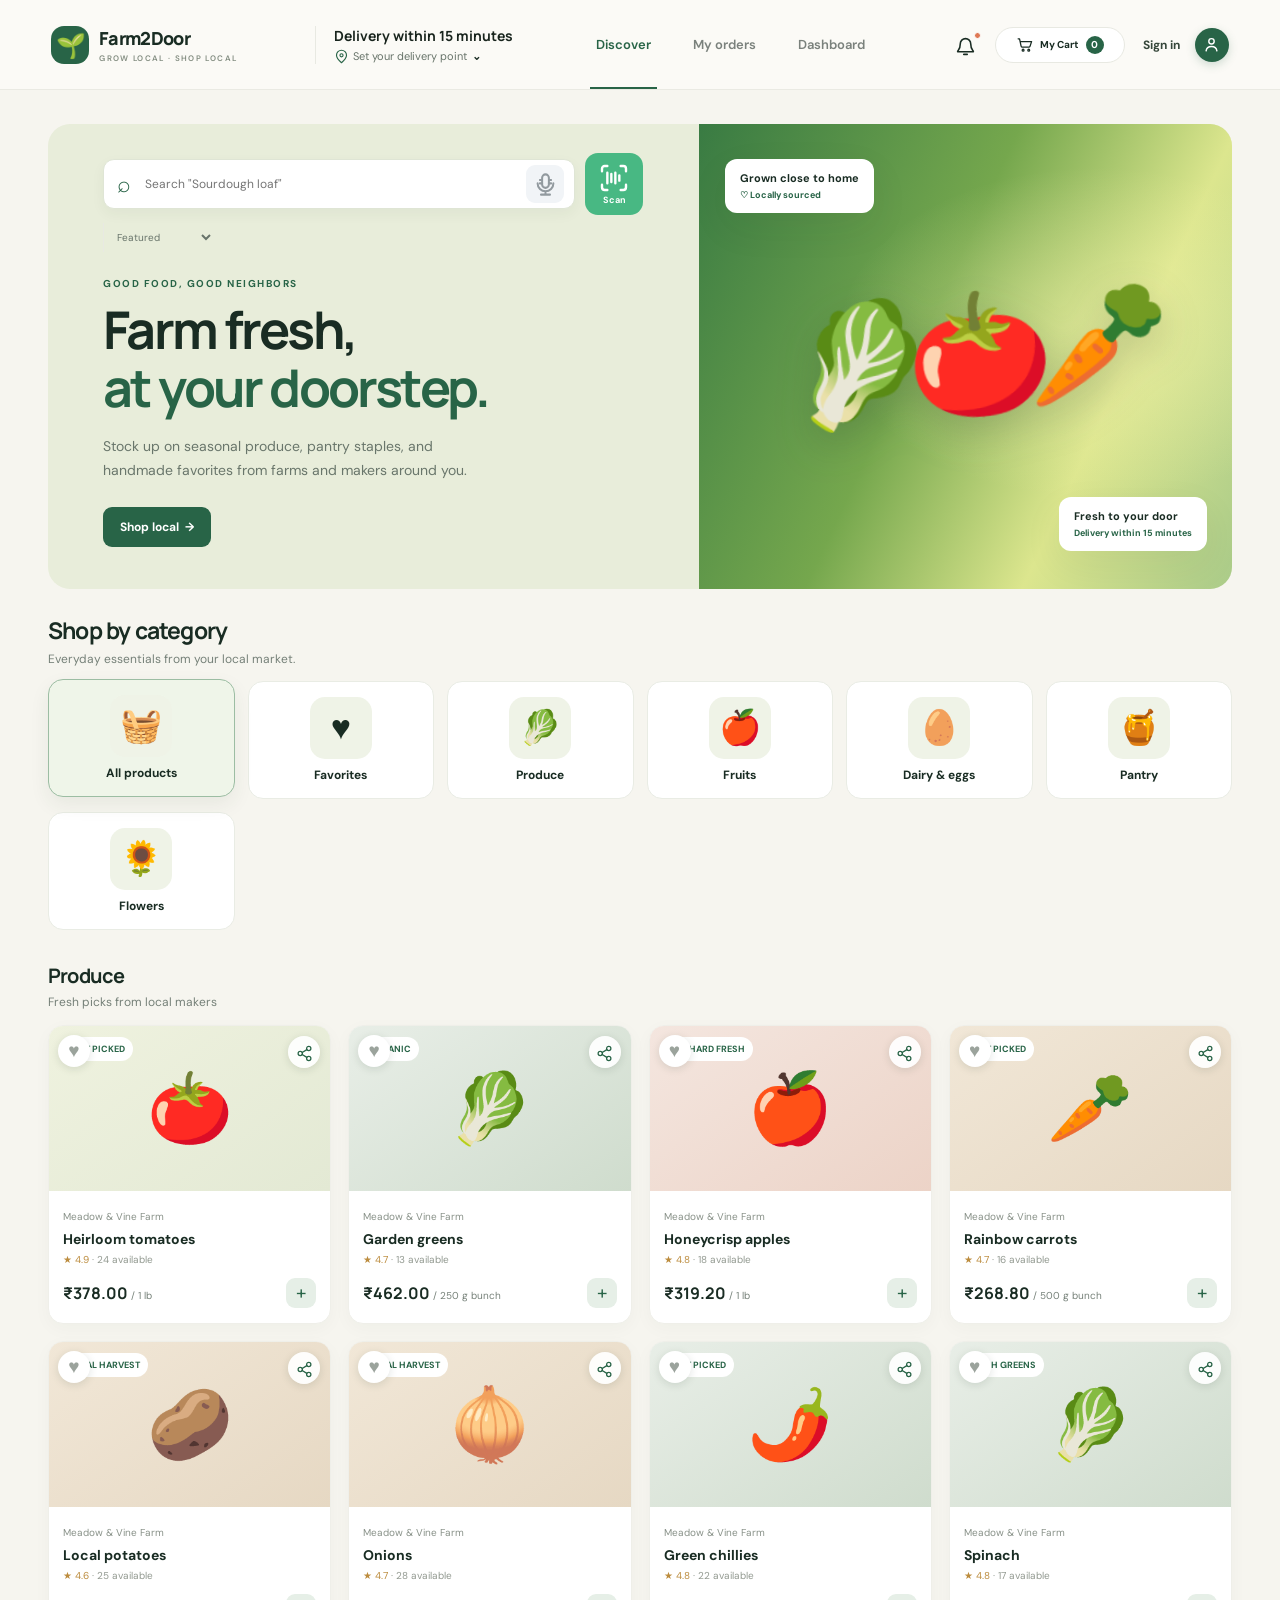
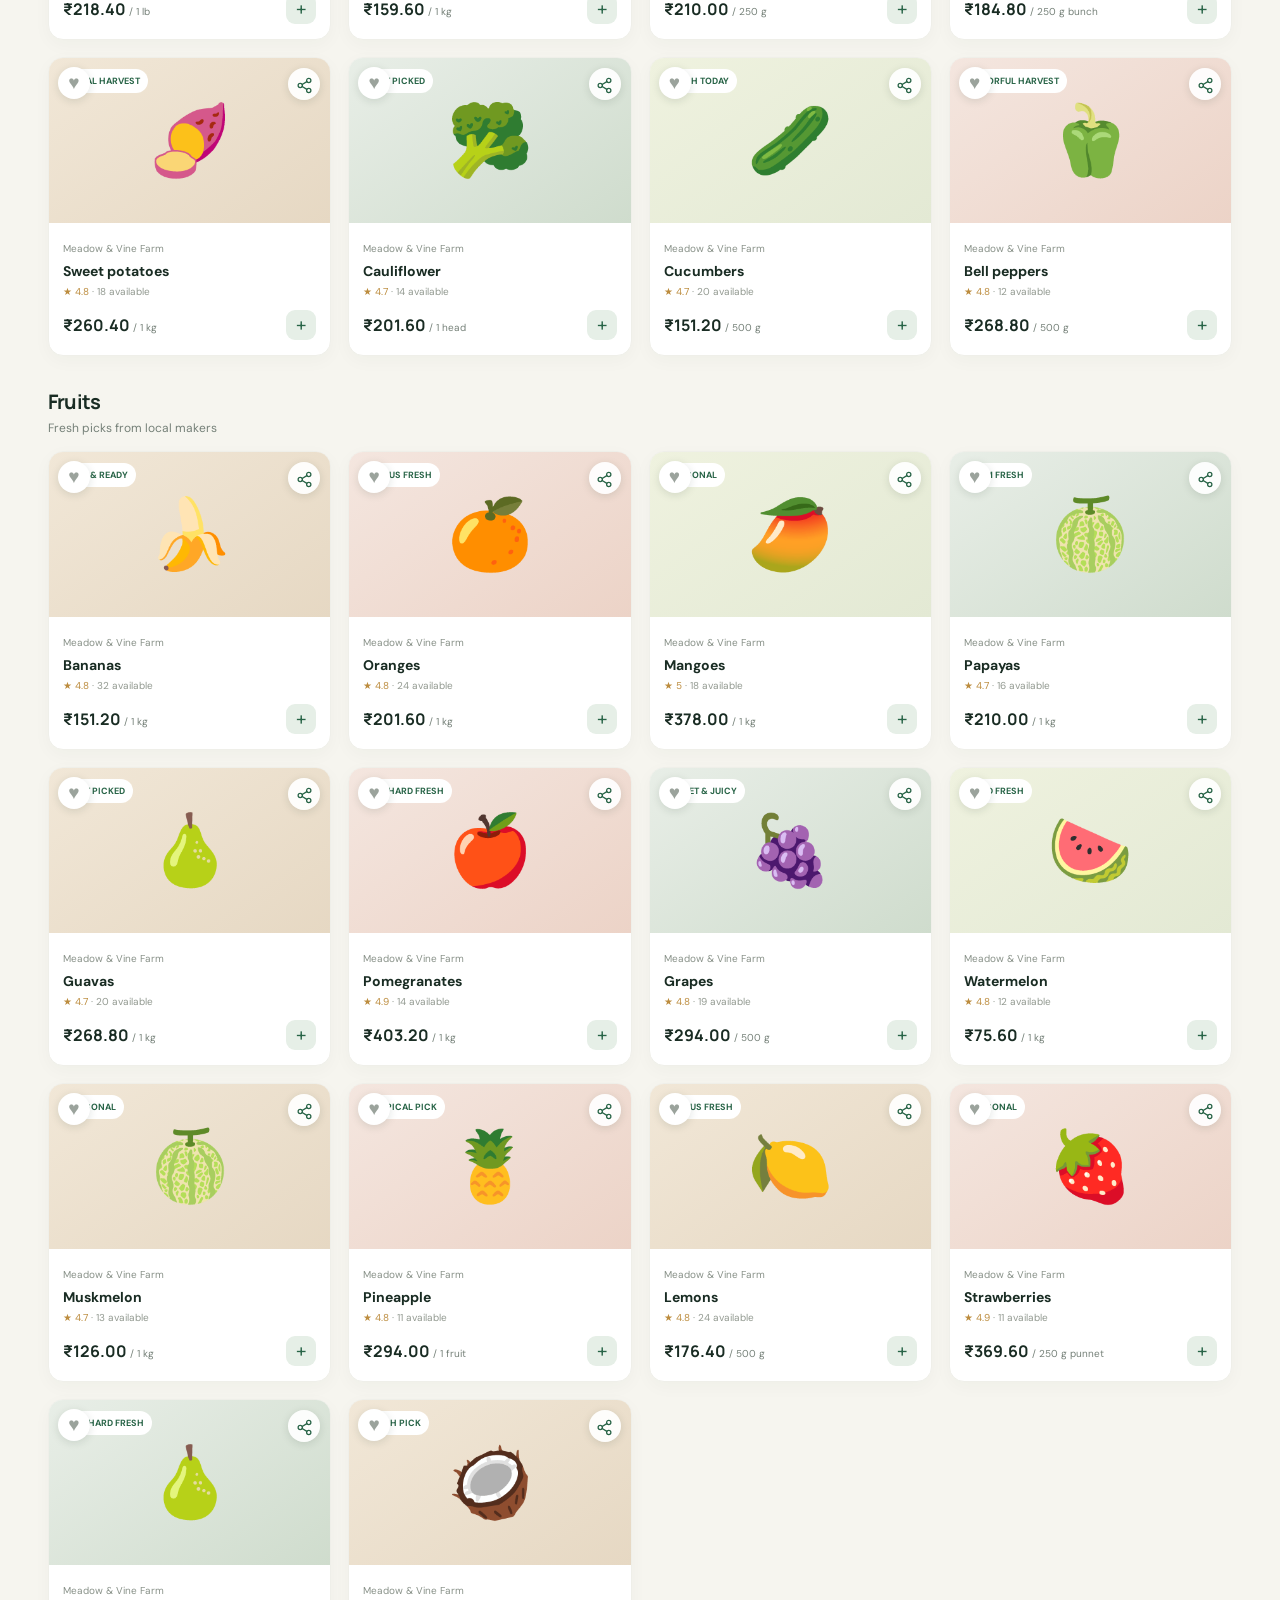
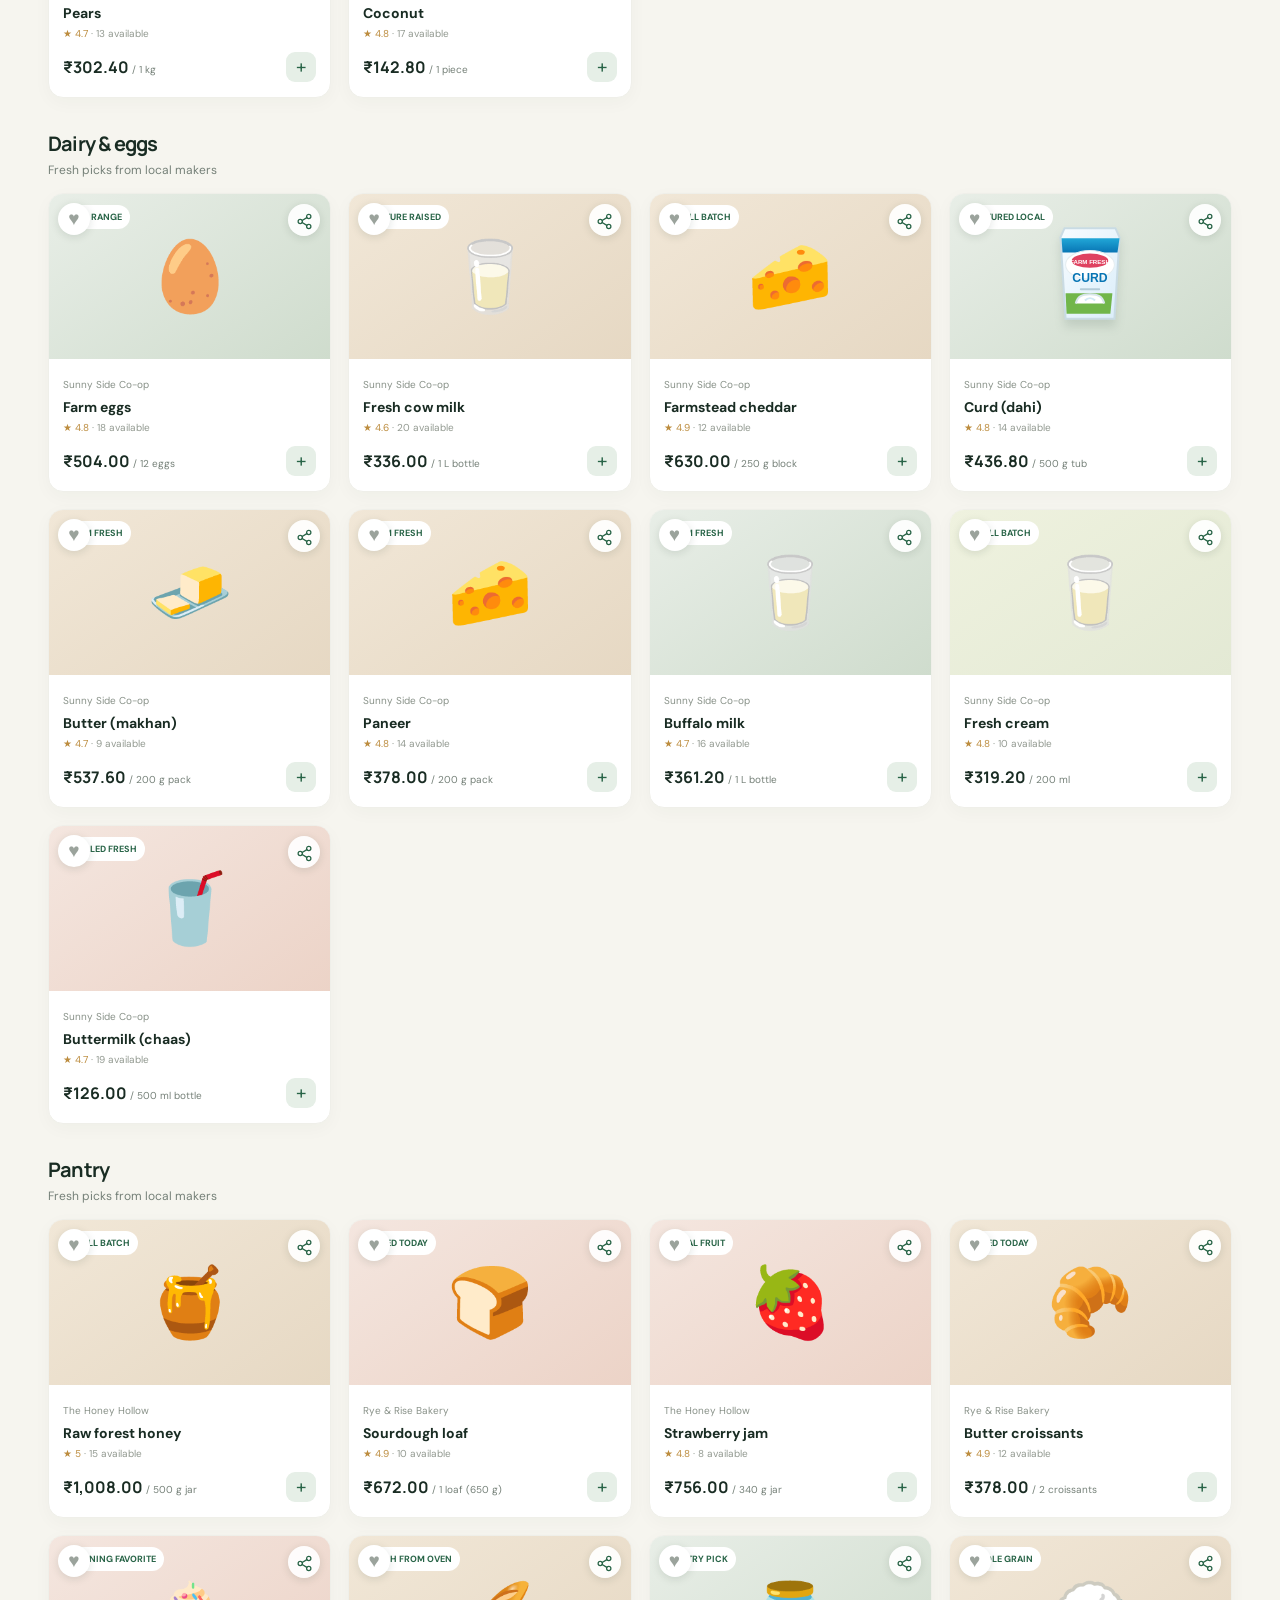
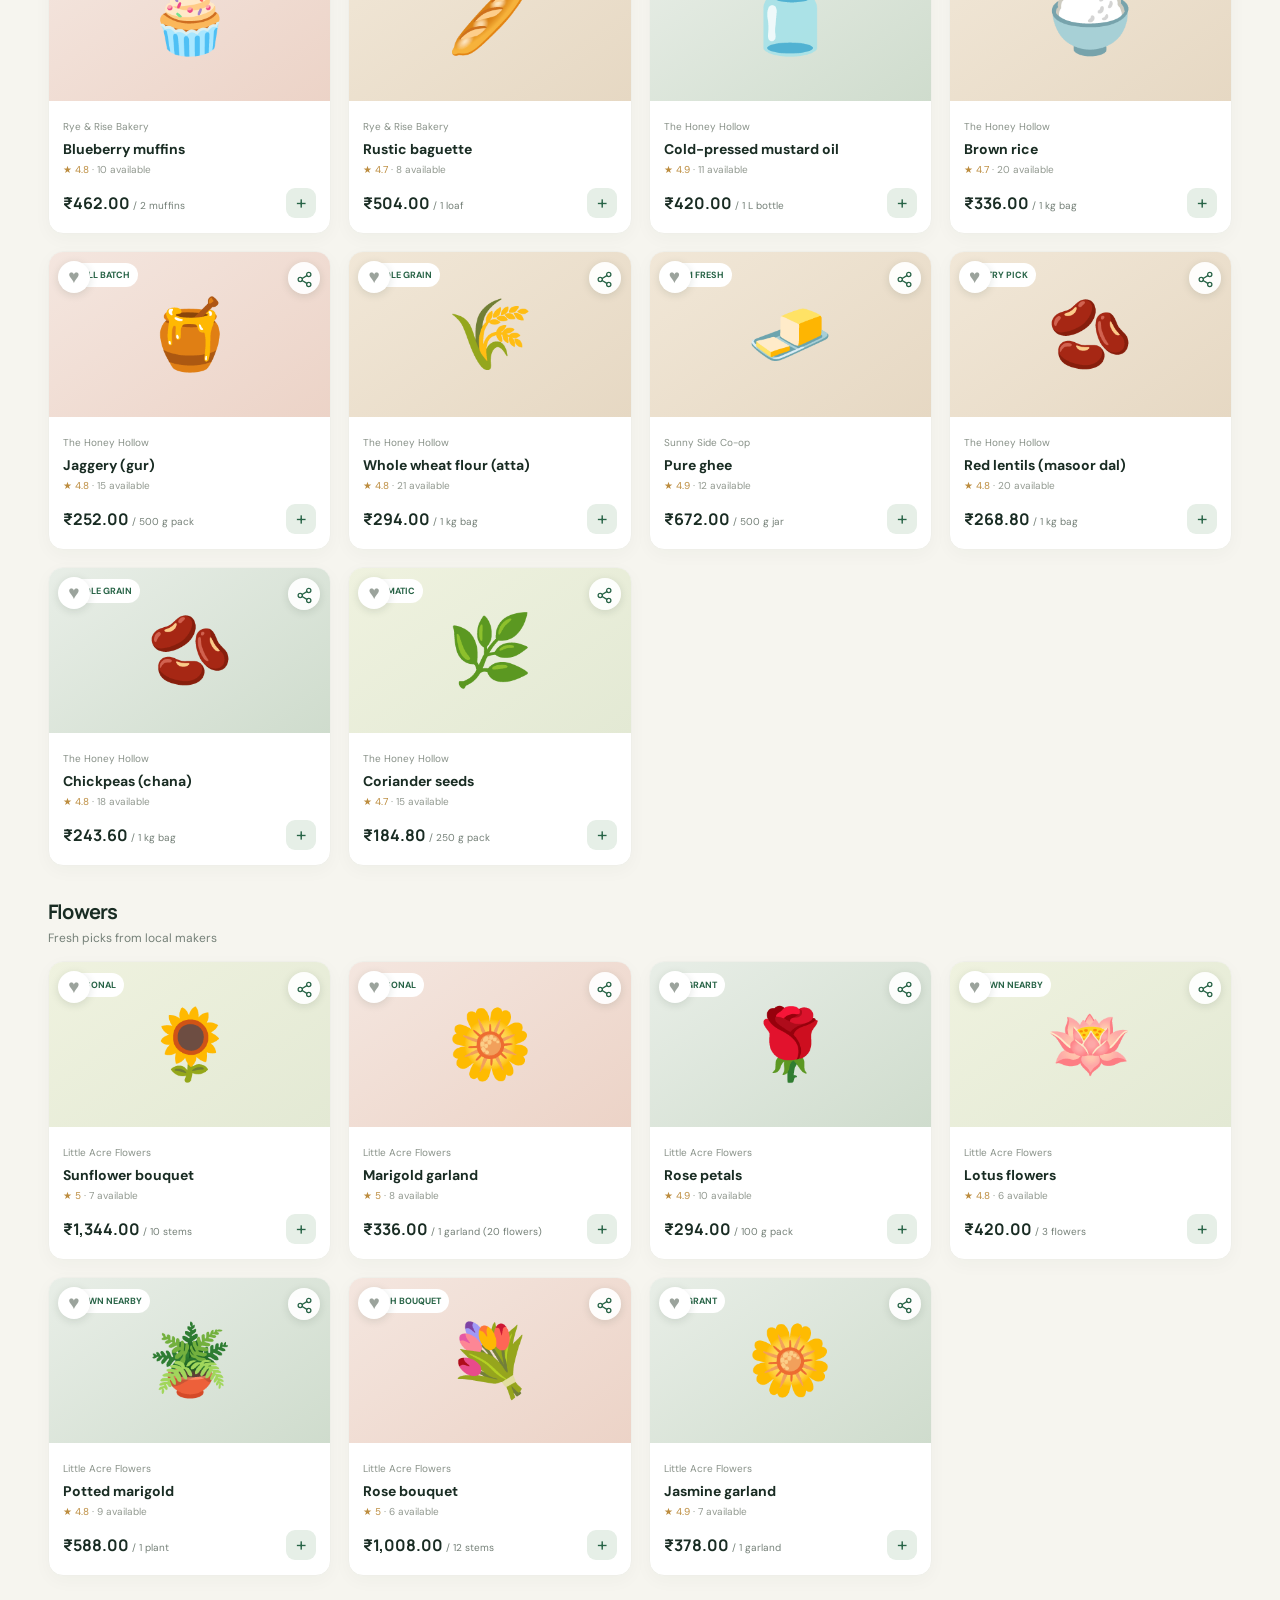
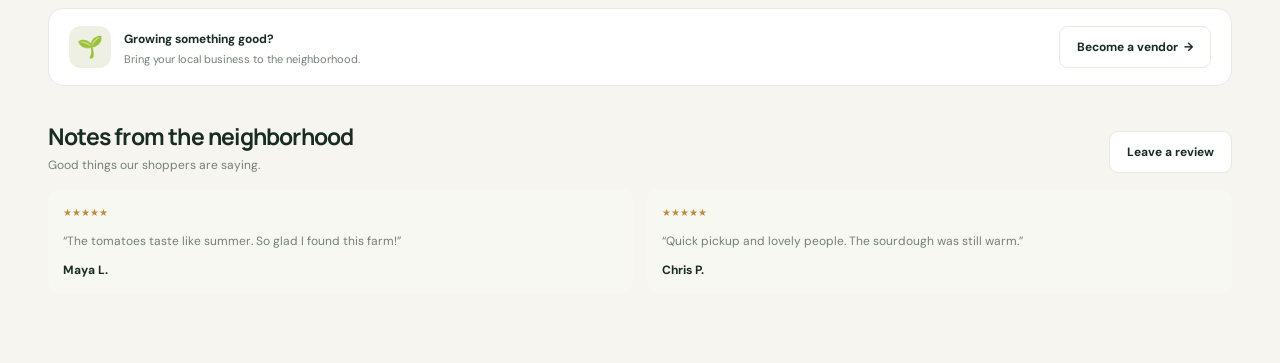
<file: index.html>
<!doctype html>
<html lang="en">
<head>
  <meta charset="utf-8"><meta name="viewport" content="width=device-width, initial-scale=1">
  <meta name="theme-color" content="#f6f5ef"><title>Farm2Door</title>
  <link rel="preconnect" href="https://fonts.googleapis.com"><link rel="preconnect" href="https://fonts.gstatic.com" crossorigin><link href="https://fonts.googleapis.com/css2?family=DM+Sans:wght@400;500;600;700&family=Manrope:wght@400;500;600;700;800&display=swap" rel="stylesheet"><link rel="stylesheet" href="styles.css">
</head>
<body>
<header class="topbar"><a class="brand" href="#home"><span class="brand-mark">🌱</span><span>Farm2Door<small>GROW LOCAL · SHOP LOCAL</small></span></a><div class="delivery-location"><strong>Delivery within 15 minutes</strong><button class="delivery-place" id="deliveryPlace" type="button" title="Use your current location" aria-label="Set delivery location to your current location"><svg class="location-icon" viewBox="0 0 24 24" aria-hidden="true"><path d="M20 10c0 5-8 12-8 12S4 15 4 10a8 8 0 1 1 16 0Z"/><circle cx="12" cy="10" r="2.5"/></svg><span id="deliveryPlaceLabel">Set your location</span><b aria-hidden="true">⌄</b></button></div><nav class="main-nav"><button class="nav-link active" data-page="home">Discover</button><button class="nav-link" data-page="orders">My orders</button><button class="nav-link" data-page="dashboard">Dashboard</button></nav><div class="top-actions"><button class="icon-button" id="notificationsBtn" aria-label="Notifications"><svg class="notification-icon" viewBox="0 0 24 24" aria-hidden="true"><path d="M18 9a6 6 0 0 0-12 0c0 7-3 7-3 9h18c0-2-3-2-3-9"/><path d="M10 21h4"/></svg><span class="notification-dot"></span></button><button class="cart-button" id="cartBtn" aria-label="My Cart"><svg class="cart-icon" viewBox="0 0 24 24" aria-hidden="true"><path d="M3 4h2l2.2 10.2a2 2 0 0 0 2 1.6h8.7a2 2 0 0 0 1.9-1.4L22 8H6"/><circle cx="10" cy="20" r="1.3"/><circle cx="18" cy="20" r="1.3"/></svg><span>My Cart</span><span id="cartCount">0</span></button><a class="account-name" id="accountName" href="login.html" aria-label="Open account profile">Sign in</a><a class="avatar" id="accountBtn" href="login.html" title="Account profile" aria-label="Account profile"><svg class="profile-icon" viewBox="0 0 24 24" aria-hidden="true"><circle cx="12" cy="8" r="3.4"/><path d="M5.2 20c.5-3.5 3.2-5.5 6.8-5.5s6.3 2 6.8 5.5"/></svg></a></div></header>
<main id="app"></main>
<div class="toast" id="toast" role="status"></div>
<div id="modal" role="dialog" aria-modal="true"><div class="modal-card"><div class="modal-head"><div><p class="eyebrow" id="modalEyebrow">NEIGHBORGOOD</p><h2 id="modalTitle">Your bag</h2></div><button class="icon-button close" id="modalClose" aria-label="Close">×</button></div><div id="modalBody"></div></div></div>
<script src="app.js"></script>
</body></html>
</file>
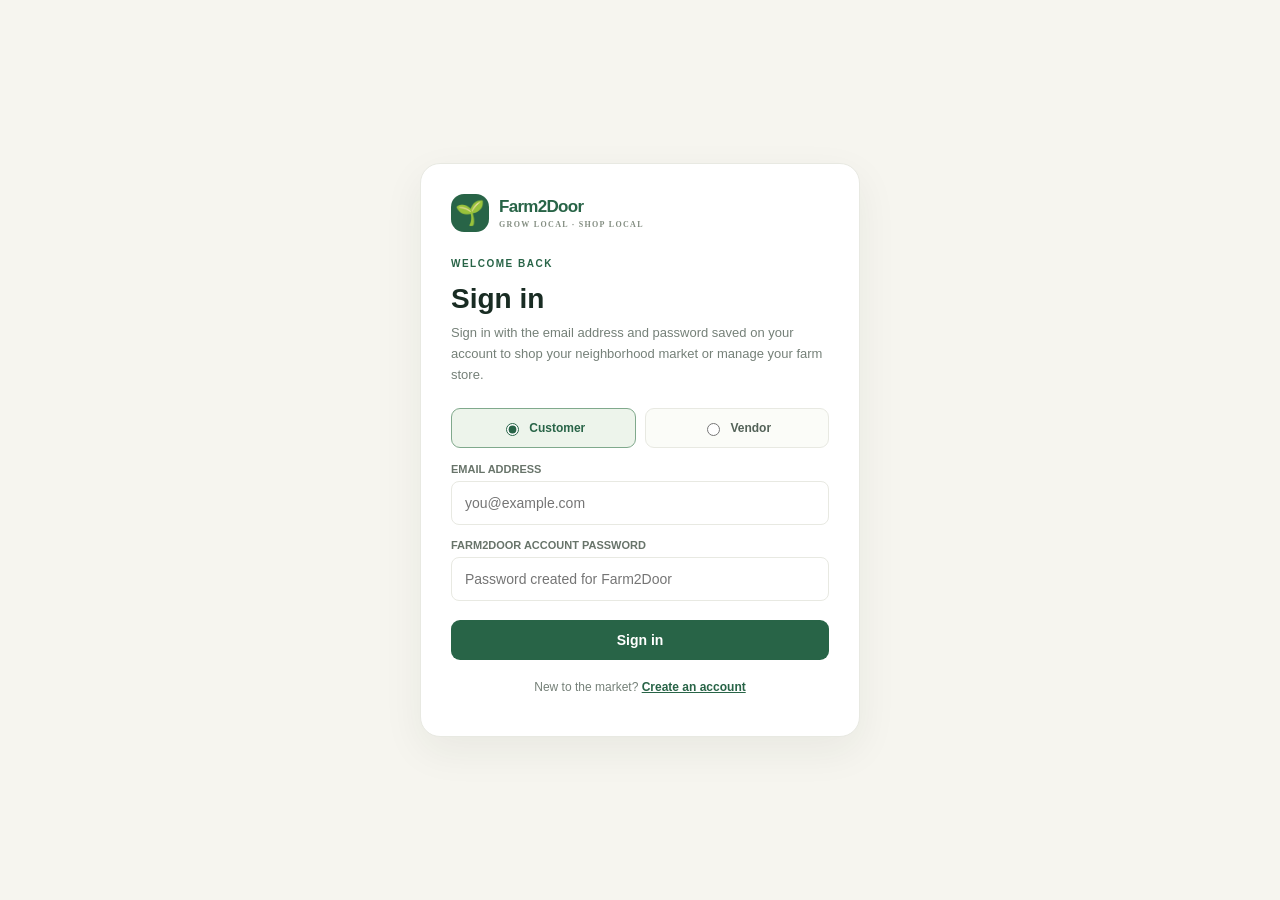
<file: customer-dashboard.html>
<!doctype html>
<html lang="en">
<head>
<meta charset="utf-8"><meta name="viewport" content="width=device-width,initial-scale=1"><title>Customer Dashboard · Farm2Door</title><link rel="stylesheet" href="styles.css">
<style>
:root{--dash-green:#286447}.customer-header{position:sticky;top:0;z-index:5;background:#fbfaf6;border-bottom:1px solid #e8e9e2;padding:14px max(calc((100vw - 1200px)/2),4vw);display:flex;align-items:center;gap:22px}.customer-header .brand{flex:none}.customer-nav{display:flex;align-items:center;gap:16px;margin-left:auto}.customer-nav a{color:#637067;text-decoration:none;font-size:13px;font-weight:700}.header-cart{display:flex;align-items:center;gap:8px;border:1px solid #e8e9e2;background:#fff;border-radius:28px;padding:9px 13px;color:#192c23;font-weight:700;cursor:pointer}.header-cart b{background:#286447;color:#fff;border-radius:50%;padding:3px 7px;font-size:11px}.customer-wrap{max-width:1200px;margin:auto;padding:30px 24px 60px}.customer-welcome{display:flex;justify-content:space-between;align-items:center;gap:20px;margin-bottom:22px}.customer-welcome h1{font:700 30px Manrope,sans-serif;margin:5px 0}.customer-welcome p{color:#758078;margin:0}.role-pill{background:#e6efe7;color:#286447;border-radius:20px;padding:7px 11px;font-size:11px;font-weight:700}.customer-stats{display:grid;grid-template-columns:repeat(3,1fr);gap:14px;margin-bottom:28px}.customer-stat,.customer-panel{background:#fff;border:1px solid #e8e9e2;border-radius:16px;padding:17px}.customer-stat span{display:block;color:#758078;font-size:12px}.customer-stat strong{display:block;font:700 24px Manrope;margin-top:7px}.customer-section-title{display:flex;justify-content:space-between;align-items:end;margin:30px 0 14px}.customer-section-title h2,.customer-panel h2{font:700 20px Manrope;margin:0}.customer-section-title p{color:#758078;font-size:12px;margin:5px 0 0}.market-filters{display:grid;grid-template-columns:minmax(200px,2fr) 1fr 1fr 1fr 1fr;gap:9px;margin:14px 0 18px}.market-filters input,.market-filters select{width:100%;padding:11px;border:1px solid #e8e9e2;border-radius:9px;background:#fff;color:#192c23}.customer-products{display:grid;grid-template-columns:repeat(4,minmax(0,1fr));gap:14px}.customer-product{background:#fff;border:1px solid #e8e9e2;border-radius:16px;overflow:hidden}.customer-product-visual{height:145px;background:#eef3e7;display:grid;place-items:center;position:relative;font-size:56px;color:#286447}.customer-product-visual img{width:100%;height:100%;object-fit:cover}.share-product-btn{position:absolute;z-index:2;top:9px;right:9px;width:32px;height:32px;border:0;border-radius:50%;background:#fff;color:#286447;display:grid;place-items:center;box-shadow:0 2px 8px #1b2e2020;cursor:pointer}.curd-pouch-icon{width:100px;height:108px;filter:drop-shadow(0 7px 5px #28463822)}.customer-product-info{padding:14px}.customer-product-info small{color:#758078}.customer-product-info h3{font:700 15px Manrope;margin:6px 0}.customer-product-info p{min-height:30px;margin:0 0 10px;color:#758078;font-size:11px;line-height:1.4}.customer-product-bottom{display:flex;align-items:center;justify-content:space-between;gap:8px}.customer-product-bottom strong{font-size:14px}.customer-product-bottom small{font-weight:400}.customer-product-bottom button{border:0;border-radius:8px;background:#e6efe7;color:#286447;font-weight:800;font-size:18px;width:36px;height:36px;cursor:pointer}.customer-content-grid{display:grid;grid-template-columns:1fr 1.35fr;gap:16px;margin-top:28px}.customer-panel h2{margin-bottom:14px}.customer-panel-head{display:flex;align-items:center;justify-content:space-between;gap:8px}.customer-panel-head h2{margin:0}.share-cart-button{border:1px solid #dce8dd;border-radius:8px;background:#f5f8f1;color:#286447;padding:8px 10px;font-size:11px;font-weight:700;cursor:pointer}.share-overlay{position:fixed;inset:0;z-index:40;background:#172b2075;display:flex;align-items:center;justify-content:center;padding:18px}.share-overlay[hidden]{display:none}.share-card{position:relative;width:min(440px,100%);background:#fff;border-radius:18px;padding:24px;box-shadow:0 20px 80px #0e261855}.share-card h2{font:700 22px Manrope;margin:0 30px 14px 0}.share-close{position:absolute;right:14px;top:11px;border:0;background:transparent;font-size:26px;color:#56645a;cursor:pointer}.share-preview{white-space:pre-wrap;padding:12px;background:#f5f8f1;border:1px solid #e8e9e2;border-radius:9px;font-size:12px;line-height:1.5;max-height:180px;overflow:auto}.share-note{font-size:11px;color:#758078;line-height:1.5}.share-options{display:grid;grid-template-columns:repeat(3,1fr);gap:8px;margin:14px 0}.share-option{display:grid;place-items:center;min-height:42px;padding:8px;border:0;border-radius:8px;text-decoration:none;color:#fff;font-size:12px;font-weight:700;cursor:pointer}.share-option.whatsapp{background:#25a95a}.share-option.facebook{background:#1877f2}.share-option.instagram{background:linear-gradient(120deg,#7756c7,#d34879,#ee8a49)}.share-option.more-apps{background:#286447}.share-option.browser{background:#4e6c81}.share-copy{width:100%;font-size:12px}.cart-item-row{display:grid;grid-template-columns:1fr auto;gap:8px;border-bottom:1px solid #eef0ea;padding:11px 0}.cart-item-row:last-child{border-bottom:0}.cart-item-row p{font-size:12px;margin:0 0 5px}.cart-item-row small{color:#758078}.cart-controls{display:flex;align-items:center;gap:8px}.cart-controls button{width:27px;height:27px;border:1px solid #e2e8de;background:#f5f7f1;border-radius:7px;color:#286447;font-weight:700;cursor:pointer}.cart-total{display:flex;justify-content:space-between;border-top:1px solid #e8e9e2;margin-top:12px;padding-top:14px;font-weight:700}.checkout-button{width:100%;margin-top:13px;border:0;border-radius:9px;background:#286447;color:white;padding:13px;font-weight:700;cursor:pointer}.order-card{padding:14px 0;border-bottom:1px solid #eef0ea}.order-card:last-child{border-bottom:0}.order-detail-expander{margin:12px 0;border:1px solid #edf0e9;border-radius:10px;background:#fcfdfb}.order-detail-expander summary{padding:10px 12px;color:#286447;font-size:12px;font-weight:700;cursor:pointer}.order-detail-body{padding:0 12px 12px}.detail-section{padding:12px 0;border-top:1px solid #edf0e9}.detail-section h3{font:700 13px Manrope;margin:0 0 9px}.detail-row{display:flex;justify-content:space-between;gap:12px;margin:7px 0;font-size:11px;color:#647067}.detail-row strong{color:#26372d;text-align:right}.detail-item{display:grid;grid-template-columns:42px 1fr auto;align-items:center;gap:9px;padding:9px 0;border-top:1px solid #f0f2ed;font-size:11px}.detail-item-visual{width:40px;height:40px;display:grid;place-items:center;background:#eef3e7;border-radius:8px;font-size:21px}.detail-item-name{font-weight:700}.detail-item small{display:block;color:#758078;margin-top:3px}.detail-badge{display:inline-block;background:#e6f4ee;color:#286447;border-radius:6px;padding:5px 7px;font-size:10px;font-weight:700}.detail-store{padding:8px 0;border-top:1px solid #f0f2ed;font-size:11px}.return-button{border:1px solid #d5e8db;background:#f2f8f3;color:#286447;border-radius:8px;padding:8px 11px;font-size:11px;font-weight:700;cursor:pointer}.return-status{font-size:11px;color:#286447;background:#e8f3eb;border-radius:8px;padding:8px 10px;margin:8px 0}.return-overlay{position:fixed;inset:0;z-index:45;background:#172b2075;display:flex;align-items:center;justify-content:center;padding:18px}.return-overlay[hidden]{display:none}.return-card{position:relative;width:min(460px,100%);background:#fff;border-radius:18px;padding:24px;box-shadow:0 20px 80px #0e261855}.return-card h2{font:700 22px Manrope;margin:0 30px 9px 0}.return-intro{font-size:12px;color:#758078;line-height:1.5}.return-card label{display:block;font-size:10px;font-weight:700;color:#68746a;margin:12px 0 6px}.return-card select,.return-card textarea{width:100%;padding:11px;border:1px solid #e8e9e2;border-radius:8px;background:#fff}.order-card-head{display:flex;justify-content:space-between;gap:12px}.order-card p{font-size:12px;color:#758078;margin:6px 0}.order-status{font-size:11px;font-weight:700;color:#286447;background:#e6efe7;border-radius:20px;padding:6px 9px}.progress{height:7px;border-radius:10px;background:#ebeee8;margin:12px 0 5px;overflow:hidden}.progress span{display:block;height:100%;background:#4b8a50;border-radius:10px}.track-labels{display:flex;justify-content:space-between;color:#758078;font-size:9px}.cancel-order{border:1px solid #ead5ce;background:#fff8f5;color:#a44d3d;border-radius:7px;padding:7px 10px;font-size:11px;font-weight:700;cursor:pointer}.empty-state{color:#758078;font-size:12px;padding:16px 0}.checkout-overlay{display:none;position:fixed;inset:0;z-index:20;background:#172b2070;align-items:center;justify-content:center;padding:20px}.checkout-overlay.open{display:flex}.checkout-card{width:min(460px,100%);background:white;border-radius:18px;padding:24px;box-shadow:0 20px 80px #0e261855}.checkout-card h2{font:700 22px Manrope;margin:0 0 8px}.checkout-card p{color:#758078;font-size:12px;line-height:1.5}.checkout-card .field{margin:12px 0}.checkout-card input,.checkout-card textarea{width:100%;padding:11px;border:1px solid #e8e9e2;border-radius:8px}.location-help{margin:7px 0 8px!important;font-size:11px!important;color:#758078}.delivery-choices{display:grid;gap:7px;margin:9px 0}.delivery-choice{display:flex;align-items:flex-start;gap:9px;padding:10px;border:1px solid #e8e9e2;border-radius:9px;background:#fff;cursor:pointer}.delivery-choice:has(input:checked){border-color:#8eb39b;background:#f5f8f0}.delivery-choice input{width:auto;margin:2px 0 0;accent-color:#286447}.delivery-choice span{display:grid;gap:3px}.delivery-choice strong{font-size:12px}.delivery-choice small{font-size:10px;color:#758078}.map-address-panel{padding:10px;border:1px solid #e8e9e2;border-radius:9px;margin:8px 0}.map-address-panel>label,.address-label{display:block;font-size:10px;color:#68746a;font-weight:700;margin:7px 0}.map-address-results{display:grid;gap:5px;margin-top:7px;max-height:160px;overflow:auto}.map-address-results button{text-align:left;border:1px solid #edf0ea;border-radius:7px;background:#fff;padding:8px;font-size:11px;line-height:1.4;color:#26382d}.map-address-results button:hover{border-color:#8eb39b;background:#f5f8f0}.map-address-panel[hidden]{display:none}.checkout-actions{display:flex;gap:8px;margin-top:14px}.checkout-actions button{flex:1}.toast-box{position:fixed;bottom:20px;left:50%;transform:translateX(-50%);background:#1e392b;color:#fff;padding:11px 16px;border-radius:9px;font-size:12px;display:none;z-index:30}.toast-box.show{display:block}
@media(max-width:900px){.customer-products{grid-template-columns:repeat(3,minmax(0,1fr))}.market-filters{grid-template-columns:2fr 1fr 1fr}.market-filters select:nth-last-child(-n+2){grid-row:2}.customer-content-grid{grid-template-columns:1fr}}
@media(max-width:600px){.customer-header{padding:11px 14px;gap:10px}.customer-header .brand{font-size:13px}.customer-header .brand small{font-size:7px}.customer-nav{gap:8px}.customer-nav a{font-size:10px}.header-cart{padding:7px;font-size:11px}.customer-wrap{padding:22px 14px 45px}.customer-stats{grid-template-columns:1fr}.customer-products{grid-template-columns:repeat(2,minmax(0,1fr));gap:9px}.customer-product-visual{height:115px}.customer-product-info{padding:10px}.customer-product-info h3{font-size:13px}.market-filters{grid-template-columns:1fr 1fr}.market-filters input:first-child{grid-column:1/-1}.customer-welcome{align-items:flex-start;flex-direction:column}}
 .header-user{font-size:12px;font-weight:700;color:#286447;white-space:nowrap}.order-details{display:flex;flex-wrap:wrap;gap:6px 18px;color:#637067;font-size:11px;margin:7px 0}
.share-order{display:inline-flex;align-items:center;gap:6px;border:1px solid #dfe6dc;background:#f7f9f4;color:#286447;border-radius:8px;padding:7px 10px;font-size:11px;font-weight:700;cursor:pointer;margin:2px 0 9px}.share-order:hover{background:#e6efe7}.location-icon{width:15px;height:15px;fill:none;stroke:currentColor;stroke-width:1.8;stroke-linecap:round;stroke-linejoin:round;vertical-align:-3px;flex:none;margin-right:3px}.share-symbol{width:16px;height:16px;fill:none;stroke:currentColor;stroke-width:1.8;stroke-linecap:round;stroke-linejoin:round;vertical-align:middle;flex:none}
.order-detail-view{margin:12px 0;border:1px solid #edf0e9;border-radius:10px;background:#fbfcf9}.order-detail-view>summary{padding:11px 13px;font-size:12px;font-weight:700;color:#286447;cursor:pointer}.detail-section{padding:12px 14px;border-top:1px solid #eef0ea}.detail-section h3{font-size:12px;margin:0 0 10px;color:#24362b}.detail-section>p{display:flex;justify-content:space-between;align-items:flex-start;gap:12px;margin:8px 0;color:#667168;font-size:11px}.detail-section>p strong{text-align:right;color:#26362c}.detail-section .location-icon{width:13px;height:13px;vertical-align:-2px;stroke:#169767;fill:none;stroke-width:2}.detail-item{display:grid;grid-template-columns:38px 1fr auto;align-items:center;gap:9px;padding:9px 0;border-top:1px solid #f0f1ec}.detail-item-icon{font-size:24px}.detail-item>span:nth-child(2){display:grid;gap:4px}.detail-item>span:nth-child(2) strong{font-size:11px}.detail-item small{display:block;margin-top:3px;color:#788278;font-size:10px}.detail-item>span:last-child{text-align:right;font-size:10px;color:#556057}.detail-total{border-top:1px solid #edf0e9;padding-top:9px;font-size:12px!important}.tracking-note{display:block!important;color:#647168!important}.return-order{margin-top:10px;border:0;border-radius:8px;padding:9px 12px;background:#286447;color:white;font-size:11px;font-weight:700;cursor:pointer}.return-status{padding:9px 11px;background:#fff7e8;color:#79571e;border-radius:8px;font-size:11px}.return-status strong{margin-right:4px}
.search-tools{display:flex;align-items:center;gap:5px;min-width:0}.search-tools input{flex:1;min-width:70px}.tool-button,.scan-tool{border:1px solid #dce8dd;background:#f5f8f1;color:#286447;border-radius:10px;cursor:pointer}.tool-button{height:44px;width:44px;font-size:20px}.scan-tool{height:56px;min-width:54px;display:flex;flex-direction:column;align-items:center;justify-content:center;gap:1px}.scan-icon{font-size:23px;line-height:23px}.scan-tool small{font-size:10px;font-weight:700}.view-toggle{border:1px solid #dce8dd;background:#f5f8f1;color:#286447;border-radius:9px;padding:10px;white-space:nowrap;font-size:11px;font-weight:700}.customer-products.list-view{grid-template-columns:1fr}.customer-products.list-view .customer-product{display:grid;grid-template-columns:110px 1fr}.customer-products.list-view .customer-product-visual{height:100%;min-height:110px}.customer-products.list-view .customer-product-visual img{height:100%}
.favorite-toggle{position:absolute;z-index:3;top:9px;left:9px;width:32px;height:32px;border:0;border-radius:50%;background:#fff;color:#9ba39c;font-size:19px;display:grid;place-items:center;box-shadow:0 2px 8px #1b2e2020;cursor:pointer}.favorite-toggle.is-favorite{color:#dc5a61}
</style>
</head>
<body>
<header class="customer-header"><a class="brand" href="index.html"><span class="brand-mark">🌱</span><span>Farm2Door<small>GROW LOCAL · SHOP LOCAL</small></span></a><nav class="customer-nav"><a href="#market">Market</a><a href="#orders">My Orders</a></nav><span class="header-user" id="headerUser"></span><button class="header-cart" id="cartJump" aria-label="Cart">🛒 Cart <b id="cartCount">0</b></button><button class="outline" id="signOut">Sign out</button></header>
<main class="customer-wrap"><section class="customer-welcome"><div><p class="eyebrow">CUSTOMER DASHBOARD</p><h1 id="welcome">Hello, neighbor</h1><p>Shop local, manage your cart, and follow your deliveries.</p></div><span class="role-pill">CUSTOMER</span></section>
<section class="customer-stats"><article class="customer-stat"><span>My orders</span><strong id="orderCount">0</strong></article><article class="customer-stat"><span>In progress</span><strong id="activeCount">0</strong></article><article class="customer-stat"><span>Total spent</span><strong id="spentTotal">₹0</strong></article></section>
<section id="market"><div class="customer-section-title"><div><h2>Shop the neighborhood</h2><p>Fresh products from local vendors.</p></div></div><div class="market-filters"><div class="search-tools"><input id="searchProducts" type="search" placeholder="Search products or vendors"><button type="button" id="searchSubmit" class="tool-button" aria-label="Search products" title="Search">⌕</button><button type="button" id="voiceSearch" class="tool-button" aria-label="Speak to search" title="Speak to search">🎙</button><button type="button" id="scanProduct" class="scan-tool" aria-label="Scan a product" title="Scan a product"><span class="scan-icon">▥</span><small>Scan</small></button></div><select id="categoryFilter"><option value="All">All categories</option><option value="Favorites">♥ Favorites</option><option>Produce</option><option>Fruits</option><option>Dairy & eggs</option><option>Pantry</option><option>Flowers</option></select><input id="minPrice" type="number" min="0" step="0.01" placeholder="Min price"><input id="maxPrice" type="number" min="0" step="0.01" placeholder="Max price"><select id="sortProducts"><option value="featured">Featured</option><option value="low">Price: low to high</option><option value="high">Price: high to low</option></select><button type="button" id="viewMode" class="view-toggle">☷ List view</button></div><div class="customer-products" id="productGrid"></div></section>
<section class="customer-content-grid"><section class="customer-panel" id="cartPanel"><div class="customer-panel-head"><h2>My Cart</h2><button type="button" class="share-cart-button" id="shareCustomerCart"><svg class="share-symbol" viewBox="0 0 24 24" aria-hidden="true"><circle cx="18" cy="5" r="3"/><circle cx="6" cy="12" r="3"/><circle cx="18" cy="19" r="3"/><path d="m8.7 10.7 6.6-4.2M8.7 13.3l6.6 4.2"/></svg> Share cart</button></div><div id="cartItems"></div><div class="cart-total"><span>Total</span><strong id="cartTotal">₹0</strong></div><button class="checkout-button" id="checkoutButton">Checkout</button></section><section class="customer-panel" id="orders"><h2>My Orders</h2><div id="orderList"></div></section></section></main>
<div class="checkout-overlay" id="checkoutOverlay"><section class="checkout-card"><h2>Confirm delivery</h2><p>Add your delivery address and phone number to place this order.</p><form id="checkoutForm"><div class="field"><label>WHERE SHOULD WE DELIVER THIS ORDER?</label><div class="delivery-choices" role="radiogroup" aria-label="Choose delivery point"><label class="delivery-choice" id="savedChoiceWrap"><input type="radio" name="deliveryChoice" value="saved"><span><strong><svg class="location-icon" viewBox="0 0 24 24" aria-hidden="true"><path d="M20 10c0 5-8 12-8 12S4 15 4 10a8 8 0 1 1 16 0Z"/><circle cx="12" cy="10" r="2.5"/></svg>Last saved delivery point</strong><small id="savedDeliveryLabel">No saved address yet</small></span></label><label class="delivery-choice"><input type="radio" name="deliveryChoice" value="current"><span><strong><svg class="location-icon" viewBox="0 0 24 24" aria-hidden="true"><path d="M20 10c0 5-8 12-8 12S4 15 4 10a8 8 0 1 1 16 0Z"/><circle cx="12" cy="10" r="2.5"/></svg>Use my current location</strong><small>Detect this device’s location</small></span></label><label class="delivery-choice"><input type="radio" name="deliveryChoice" value="map"><span><strong>Search for an address</strong><small>Find a place on the map</small></span></label></div><div id="mapAddressPanel" class="map-address-panel" hidden><label for="mapAddressSearch">SEARCH MAP ADDRESSES</label><input id="mapAddressSearch" type="search" placeholder="Building, area, street, or landmark"><div id="mapAddressResults" class="map-address-results" role="listbox"></div></div><p class="location-help" id="deliveryLocationHelp">Choose a saved point, your current location, or search for an address.</p><label class="address-label" for="deliveryAddress">DELIVERY ADDRESS (EDIT IF NEEDED)</label><textarea id="deliveryAddress" name="address" rows="3" required placeholder="Building, block (for example BH2), street, area"></textarea></div><div class="field"><label>PAYMENT METHOD</label><div class="delivery-choices" role="radiogroup" aria-label="Choose payment method"><label class="delivery-choice"><input type="radio" name="paymentMethod" value="cod" checked><span><strong>Cash on delivery</strong><small>Pay when the order arrives</small></span></label><label class="delivery-choice"><input type="radio" name="paymentMethod" value="online"><span><strong>Online payment</strong><small>Demo confirmation only · no real charge</small></span></label></div></div><div class="field"><label for="deliveryPhone">PHONE NUMBER</label><input id="deliveryPhone" name="phone" type="tel" required placeholder="+91 98765 43210"></div><div class="checkout-actions"><button type="button" class="outline" id="cancelCheckout">Go back</button><button class="primary" type="submit">Place order</button></div></form></section></div><div class="share-overlay" id="shareOverlay" hidden><section class="share-card" role="dialog" aria-modal="true" aria-labelledby="shareTitle"><button type="button" class="share-close" id="closeShare" aria-label="Close share options">×</button><h2 id="shareTitle">Share</h2><div id="shareSummary" class="share-preview"></div><p class="share-note">Choose where you want to share this.</p><div class="share-options"><button class="share-option instagram" id="shareInstagram" type="button">Instagram</button><a class="share-option facebook" id="shareFacebook" target="_blank" rel="noopener">Facebook</a><a class="share-option whatsapp" id="shareWhatsApp" target="_blank" rel="noopener">WhatsApp</a><a class="share-option browser" id="shareBrowser" target="_blank" rel="noopener">Open link</a><button class="share-option more-apps" id="shareMoreApps" type="button">More apps</button></div><button class="outline share-copy" id="copyShareDetails" type="button">Copy details</button><p class="share-note">Instagram opens your device’s share menu when supported.</p></section></div><div class="return-overlay" id="returnOverlay" hidden><section class="return-card" role="dialog" aria-modal="true" aria-labelledby="returnTitle"><button type="button" class="share-close" id="closeReturn" aria-label="Close return form">×</button><h2 id="returnTitle">Request a return</h2><p class="return-intro">Tell the store why you want to return this order. Return requests are available for 24 hours after delivery.</p><form id="returnForm"><label for="returnReason">REASON</label><select id="returnReason" name="reason" required><option value="">Choose a reason</option><option>Damaged item</option><option>Wrong item</option><option>Quality issue</option><option>Other</option></select><label for="returnNotes">DETAILS (OPTIONAL)</label><textarea id="returnNotes" name="notes" rows="3" maxlength="240" placeholder="Add a short note for the store"></textarea><div class="checkout-actions"><button type="button" class="outline" id="cancelReturn">Go back</button><button class="primary" type="submit">Send return request</button></div></form></section></div><div class="toast-box" id="toast" role="status"></div>
<script>
const read=(k,d)=>{try{return JSON.parse(localStorage.getItem(k))??d}catch{return d}};let user=read('currentUser',read('ng-session',null));if(!user){location.replace('login.html')}else if(String(user.role).toLowerCase()!=='customer'){location.replace('vendor-dashboard.html')}
let products=read('products',read('ng-products',[])).map(p=>({...p,category:p.category==='Bakery'?'Pantry':p.category})),orders=read('orders',read('ng-orders',[])),cart=read('cart:'+user?.id,read('cart',[]));let favorites=read('favorites:'+String(user?.id||user?.email||'guest'),[]),favoriteOnly=false;let currentDeliveryCoordinates=null,deliveryAddressEdited=false,savedDeliveryPoint=read('deliveryAddress:'+user?.id,null),mapSearchTimer=null;
const esc=s=>String(s??'').replace(/[&<>"']/g,c=>({'&':'&amp;','<':'&lt;','>':'&gt;','"':'&quot;',"'":'&#39;'}[c]));
const measureParts=p=>{if(Number(p.measureQuantity)>0&&p.measureUnit)return [Number(p.measureQuantity),String(p.measureUnit).trim()];const raw=String(p.unit||'each').trim(),match=raw.match(/^([0-9]+(?:[.,][0-9]+)?)\s+(.+)$/);return match?[Number(match[1].replace(',','.')),match[2]]:[1,raw]};const measureLabel=p=>{const [quantity,unit]=measureParts(p);return `${quantity} ${unit}`};
const currencyConfig={IN:['en-IN','INR',84],US:['en-US','USD',1],GB:['en-GB','GBP',.79],CA:['en-CA','CAD',1.36],AU:['en-AU','AUD',1.52],NZ:['en-NZ','NZD',1.66],AE:['en-AE','AED',3.67],SG:['en-SG','SGD',1.35]};function money(value){const [locale,currency,rate]=currencyConfig[user?.country]||currencyConfig.IN;return new Intl.NumberFormat(locale,{style:'currency',currency,maximumFractionDigits:2}).format((Number(value)||0)*rate)}
function save(){localStorage.setItem('products',JSON.stringify(products));localStorage.setItem('ng-products',JSON.stringify(products));localStorage.setItem('orders',JSON.stringify(orders));localStorage.setItem('ng-orders',JSON.stringify(orders));localStorage.setItem('cart',JSON.stringify(cart));localStorage.setItem('ng-cart',JSON.stringify(cart));if(user?.id)localStorage.setItem('cart:'+user.id,JSON.stringify(cart))}
function toast(message){const el=document.querySelector('#toast');el.textContent=message;el.classList.add('show');setTimeout(()=>el.classList.remove('show'),2400)}function stockFor(p){return Math.max(0,Number(p.stock)||0)}function cartQty(id){return cart.find(i=>String(i.id)===String(id))?.qty||0}function priceValue(p){const config=currencyConfig[user?.country]||currencyConfig.IN;return (Number(p.price)||0)*config[2]}function filteredProducts(){const q=document.querySelector('#searchProducts').value.trim().toLowerCase(),cat=document.querySelector('#categoryFilter').value,min=Number(document.querySelector('#minPrice').value)||0,max=Number(document.querySelector('#maxPrice').value)||Infinity,sort=document.querySelector('#sortProducts').value;let list=products.filter(p=>stockFor(p)>0&&(!q||`${p.name} ${p.vendor} ${p.description||''}`.toLowerCase().includes(q))&&(cat==='All'||(cat==='Favorites'?favorites.map(String).includes(String(p.id)):p.category===cat))&&priceValue(p)>=min&&priceValue(p)<=max);if(sort==='low')list.sort((a,b)=>priceValue(a)-priceValue(b));if(sort==='high')list.sort((a,b)=>priceValue(b)-priceValue(a));return list}
function productIcon(p){if(Number(p.id)===13||/curd/i.test(p.name||''))return `<svg class="curd-pouch-icon" viewBox="0 0 100 110" role="img" aria-label="Curd pouch" xmlns="http://www.w3.org/2000/svg"><defs><linearGradient id="curdPack" x1="0" y1="0" x2="0.9" y2="1"><stop stop-color="#f7fcff"/><stop offset="1" stop-color="#dceefa"/></linearGradient><linearGradient id="curdBlue" x1="0" y1="0" x2="0" y2="1"><stop stop-color="#21a7d7"/><stop offset="1" stop-color="#0875b4"/></linearGradient></defs><path d="M25 8h50l4 9-5 80H26l-5-80z" fill="url(#curdPack)" stroke="#c9dbe4" stroke-width="2"/><path d="M22 18h57l-2 14H23z" fill="url(#curdBlue)"/><path d="M26 72h46l-2 20H27z" fill="#71b64a"/><ellipse cx="50" cy="44" rx="24" ry="14" fill="#fff" stroke="#e5edf0"/><ellipse cx="50" cy="40" rx="18" ry="7" fill="#df4260"/><text x="50" y="43" text-anchor="middle" font-family="Arial,sans-serif" font-size="6" font-weight="700" fill="#fff">FARM FRESH</text><text x="50" y="61" text-anchor="middle" font-family="Arial,sans-serif" font-size="12" font-weight="800" fill="#0875b4">CURD</text><path d="M41 68h18" stroke="#b4cbd7" stroke-width="2" stroke-linecap="round"/><path d="M36 82c2-7 6-9 14-9s12 2 14 9" fill="#fff" stroke="#d8e6eb" stroke-width="2"/><path d="M45 79c3-3 7-3 10 0" fill="none" stroke="#d0e9f4" stroke-width="2"/></svg>`;return esc(p.emoji||'🌱')}function toggleFavorite(id){const key='favorites:'+String(user?.id||user?.email||'guest'),value=String(id);favorites=favorites.map(String).includes(value)?favorites.filter(x=>String(x)!==value):[...favorites,id];localStorage.setItem(key,JSON.stringify(favorites));renderProducts();toast(favorites.map(String).includes(value)?'Added to favorites':'Removed from favorites')}
function showCustomerSearchResults(){renderProducts();requestAnimationFrame(()=>document.querySelector('#productGrid')?.scrollIntoView({behavior:'smooth',block:'start'}))}function renderProducts(){const list=filteredProducts();document.querySelector('#productGrid').innerHTML=list.length?list.map(p=>{const image=p.imageUrl||p.image;const safeImage=image&&/^https?:\/\//i.test(image)?image:'';return `<article class="customer-product" id="product-${esc(p.id)}"><div class="customer-product-visual"><button class="favorite-toggle ${favorites.map(String).includes(String(p.id))?'is-favorite':''}" type="button" data-favorite="${esc(p.id)}" aria-label="Toggle favorite">♥</button><button class="share-product-btn" type="button" data-share-product="${esc(p.id)}" aria-label="Share ${esc(p.name)}"><svg class="share-symbol" viewBox="0 0 24 24" aria-hidden="true"><circle cx="18" cy="5" r="3"/><circle cx="6" cy="12" r="3"/><circle cx="18" cy="19" r="3"/><path d="m8.7 10.7 6.6-4.2M8.7 13.3l6.6 4.2"/></svg></button>${safeImage?`<img src="${esc(safeImage)}" alt="${esc(p.name)}" onerror="this.remove();this.parentElement.textContent='${esc(p.emoji||'🌱')}'">`:productIcon(p)}</div><div class="customer-product-info"><small>${esc(p.vendor||p.vendorName||'Local vendor')}</small><h3>${esc(p.name)}</h3><p>${esc(p.description||`${stockFor(p)} packs available · ${measureLabel(p)} each`)}</p><div class="customer-product-bottom"><strong>${money(p.price)} <small>/ ${esc(measureLabel(p))}</small></strong><button type="button" data-add="${esc(p.id)}" aria-label="Add ${esc(p.name)}">+</button></div></div></article>`}).join(''):'<p class="empty-state">No in-stock products match these filters.</p>';document.querySelectorAll('[data-add]').forEach(b=>b.onclick=()=>changeQty(b.dataset.add,1));document.querySelectorAll('[data-favorite]').forEach(b=>b.onclick=()=>toggleFavorite(b.dataset.favorite));document.querySelectorAll('[data-share-product]').forEach(b=>b.onclick=()=>shareProduct(b.dataset.shareProduct))}
function changeQty(id,delta){const p=products.find(x=>String(x.id)===String(id));if(!p)return;let item=cart.find(x=>String(x.id)===String(id));if(!item&&delta>0){item={id:p.id,qty:0};cart.push(item)}if(delta>0&&item.qty>=stockFor(p)){toast('You’ve reached the available stock.');return}item.qty+=delta;if(item.qty<=0)cart=cart.filter(x=>String(x.id)!==String(id));save();render()}
function renderCart(){document.querySelector('#cartCount').textContent=cart.reduce((n,i)=>n+i.qty,0);const lines=cart.map(item=>{const p=products.find(x=>String(x.id)===String(item.id));if(!p)return '';return `<article class="cart-item-row"><div><p><strong>${esc(p.name)}</strong></p><small>${money(p.price)} / ${esc(measureLabel(p))} · ${item.qty} ${item.qty===1?'pack':'packs'} in cart</small></div><div class="cart-controls"><button data-cart="${esc(item.id)}" data-delta="-1" aria-label="Remove one">−</button><strong>${item.qty}</strong><button data-cart="${esc(item.id)}" data-delta="1" aria-label="Add one">+</button></div></article>`}).join('');document.querySelector('#cartItems').innerHTML=lines||'<p class="empty-state">Your cart is empty. Add something fresh from the market.</p>';for(const b of document.querySelectorAll('[data-cart]'))b.onclick=()=>changeQty(b.dataset.cart,Number(b.dataset.delta));document.querySelector('#cartTotal').textContent=money(cart.reduce((sum,item)=>sum+(Number(products.find(p=>String(p.id)===String(item.id))?.price)||0)*item.qty,0));document.querySelector('#checkoutButton').disabled=!cart.length;document.querySelector('#checkoutButton').style.opacity=cart.length?'1':'.55'}
function orderStatus(o){if(o.status==='Pending confirmation')return 'New';if(o.status==='Out for delivery')return 'Ready';const ids=[...new Set((o.itemsList||[]).map(i=>i.vendorId).filter(Boolean))];const states=ids.map(id=>o.vendorStatuses?.[id]||o.status||'New');if(states.length&&states.every(x=>x==='Delivered'))return 'Delivered';if(states.length&&states.every(x=>x==='Cancelled'))return 'Cancelled';const rank={New:0,'Pending confirmation':0,Accepted:1,Ready:2,'Out for delivery':2,Delivered:3,Cancelled:-1};return states.sort((a,b)=>(rank[a]??0)-(rank[b]??0))[0]||'New'}function stage(s){return ({New:0,'Pending confirmation':0,Accepted:1,Ready:2,'Out for delivery':2,Delivered:3,Cancelled:-1})[s]??0}
function canCancel(o){const ids=[...new Set((o.itemsList||[]).map(i=>i.vendorId).filter(Boolean))];const statuses=ids.map(id=>o.vendorStatuses?.[id]||o.status||'New').map(s=>s==='Pending confirmation'?'New':s);return statuses.length?statuses.every(s=>s==='New'):orderStatus(o)==='New'}function orderDate(o){const value=o.placedAt||o.createdAt||o.date;const date=value?new Date(value):null;return date&&!Number.isNaN(date.getTime())?date.toLocaleString():String(value||'Recently')}
function orderDeliveredAt(o){if(o.deliveredAt)return Number(o.deliveredAt);const ids=[...new Set((o.itemsList||[]).map(i=>i.vendorId).filter(Boolean))];const times=ids.map(id=>Number(o.vendorStatusUpdatedAt?.[id]||0)).filter(Boolean);if(times.length&&times.length===ids.length)return Math.max(...times);return 0}
function canReturn(o){const deliveredAt=orderDeliveredAt(o);return orderStatus(o)==='Delivered'&&deliveredAt>0&&Date.now()-deliveredAt<=24*60*60*1000&&!o.returnRequest}
function startReturn(id){const order=orders.find(o=>String(o.id)===String(id));if(!order||!canReturn(order)){toast('Return requests are available for 24 hours after delivery.');return}document.querySelector('#returnForm').dataset.orderId=String(id);document.querySelector('#returnForm').reset();document.querySelector('#returnOverlay').hidden=false}
function finishReturn(event){event.preventDefault();const form=event.currentTarget,order=orders.find(o=>String(o.id)===form.dataset.orderId);if(!order||!canReturn(order)){document.querySelector('#returnOverlay').hidden=true;toast('The return window has closed.');return}const data=Object.fromEntries(new FormData(form));order.returnRequest={status:'Requested',reason:data.reason,notes:(data.notes||'').trim(),requestedAt:Date.now(),customerId:user.id,customerName:user.name};save();document.querySelector('#returnOverlay').hidden=true;render();toast('Return request sent to the store.')}
function renderOrders(){const mine=orders.filter(o=>o.customerId===user?.id||o.customerEmail===user?.email);document.querySelector('#orderCount').textContent=mine.length;document.querySelector('#activeCount').textContent=mine.filter(o=>!['Delivered','Cancelled'].includes(orderStatus(o))).length;document.querySelector('#spentTotal').textContent=money(mine.reduce((sum,o)=>sum+(Number(o.total)||0),0));document.querySelector('#orderList').innerHTML=mine.length?mine.map(o=>{const s=orderStatus(o),n=stage(s),pct=s==='Cancelled'?0:Math.max(8,Math.round(n/3*100)),eta=o.placedAt?Math.max(0,15-Math.floor((Date.now()-Number(o.placedAt))/60000)):null,items=o.itemsList||[],storeNames=[...new Set(items.map(i=>i.vendorName||i.vendor||'Local farm'))],payment=o.paymentMethod==='online'?'Online payment':'Cash on delivery',paymentState=o.paymentStatus|| (o.paymentMethod==='online'?'Demo confirmation · no real charge':'Pay on delivery'),request=o.returnRequest;return `<article class="order-card"><div class="order-card-head"><div><strong>${esc(o.id)}</strong><p>${esc(orderDate(o))} · ${esc(o.items||'Local market order')}</p></div><span class="order-status">${esc(s)}</span></div><div class="order-details"><span>Total: <strong>${money(o.total)}</strong></span>${eta!==null&&s!=='Delivered'&&s!=='Cancelled'?`<span>Delivery estimate: ${eta?`within ${eta} min`:'due now'}</span>`:''}${o.deliveryAddress?`<span><svg class="location-icon" viewBox="0 0 24 24" aria-hidden="true"><path d="M20 10c0 5-8 12-8 12S4 15 4 10a8 8 0 1 1 16 0Z"/><circle cx="12" cy="10" r="2.5"/></svg> To: ${esc(o.deliveryAddress)}</span>`:''}</div><details class="order-detail-view"><summary>View order details</summary><div class="detail-section"><h3>General info</h3><p><span>Order ID</span><strong>${esc(o.id)}</strong></p><p><span>Order date</span><strong>${esc(orderDate(o))}</strong></p><p><span>Payment</span><strong>${esc(payment)}</strong></p><p><span>Payment status</span><strong>${esc(paymentState)}</strong></p><p><span>Order status</span><strong>${esc(s)}</strong></p></div><div class="detail-section"><h3>Items (${items.length})</h3>${items.map(i=>`<div class="detail-item"><span class="detail-item-icon">${esc(i.emoji||'🧺')}</span><span><strong>${esc(i.name)}</strong><small>${money(i.price)} / ${esc(i.measure||'unit')}</small></span><span>Qty ${Number(i.qty)||1}<small>${esc(i.measure||'unit')}</small></span></div>`).join('')||`<p>${esc(o.items||'Order items unavailable')}</p>`}<p class="detail-total"><span>Order total</span><strong>${money(o.total)}</strong></p></div><div class="detail-section"><h3>Delivery details</h3><p><span>From store</span><strong>${esc(storeNames.join(', '))}</strong></p><p><span>To address</span><strong><svg class="location-icon" viewBox="0 0 24 24" aria-hidden="true"><path d="M20 10c0 5-8 12-8 12S4 15 4 10a8 8 0 1 1 16 0Z"/><circle cx="12" cy="10" r="2.5"/></svg> ${esc(o.deliveryAddress||'Address not provided')}</strong></p><p><span>Delivery phone</span><strong>${esc(o.customerPhone||'Not provided')}</strong></p></div><div class="detail-section"><h3>Delivery tracking</h3><div class="progress"><span style="width:${pct}%"></span></div><div class="track-labels"><span>Order placed</span><span>Accepted</span><span>Ready</span><span>Delivered</span></div><p class="tracking-note">${s==='Delivered'?'Delivered to your address':s==='Cancelled'?'This order was cancelled':eta!==null?`Delivery estimate: ${eta?`within ${eta} minutes`:'due now'}`:'Your store is preparing this order.'}</p></div></details>${request?`<p class="return-status"><strong>Return request:</strong> ${esc(request.status||'Requested')} · ${esc(request.reason||'')}</p>`:''}<button class="share-order" type="button" data-share-order="${esc(o.id)}"><svg class="share-symbol" viewBox="0 0 24 24" aria-hidden="true"><circle cx="18" cy="5" r="3"/><circle cx="6" cy="12" r="3"/><circle cx="18" cy="19" r="3"/><path d="m8.7 10.7 6.6-4.2M8.7 13.3l6.6 4.2"/></svg> Share order details</button><div class="progress"><span style="width:${pct}%"></span></div><div class="track-labels"><span>New</span><span>Accepted</span><span>Ready</span><span>Delivered</span></div>${canCancel(o)?`<button class="cancel-order" data-cancel="${esc(o.id)}" style="margin-top:10px">Cancel order</button>`:''}${canReturn(o)?`<button class="return-order" type="button" data-return="${esc(o.id)}">Request return · within 24 hours</button>`:''}</article>`}).join(''):'<p class="empty-state">Your orders will appear here after checkout.</p>';document.querySelectorAll('[data-cancel]').forEach(b=>b.onclick=()=>cancelOrder(b.dataset.cancel));document.querySelectorAll('[data-return]').forEach(b=>b.onclick=()=>startReturn(b.dataset.return));document.querySelectorAll('[data-share-order]').forEach(b=>b.onclick=()=>shareOrder(b.dataset.shareOrder))}
function cancelOrder(id){const o=orders.find(x=>String(x.id)===String(id));if(!o||!canCancel(o)){toast('Orders can only be cancelled while every vendor still shows New.');return}for(const item of o.itemsList||[]){const p=products.find(x=>String(x.id)===String(item.productId??item.id));if(p)p.stock=Number(p.stock||0)+Number(item.qty||0)}o.status='Cancelled';o.vendorStatuses=Object.fromEntries([...new Set((o.itemsList||[]).map(i=>i.vendorId).filter(Boolean))].map(v=>[v,'Cancelled']));save();render();toast('Order cancelled and stock restored.')}
function formatMapAddress(data){const a=data.address||{},parts=[a.house_number,a.road,a.neighbourhood||a.suburb||a.residential,a.city_district,a.city||a.town||a.village,a.state,a.postcode,a.country].filter(Boolean);return [...new Set(parts)].join(', ')||data.display_name||''}function setDeliveryPoint(address,coordinates=null,source='manual'){const field=document.querySelector('#deliveryAddress');field.value=address;currentDeliveryCoordinates=coordinates;deliveryAddressEdited=source==='manual';document.querySelector('#deliveryLocationHelp').textContent=source==='current'?'Current location selected. Edit the address below if needed.':source==='map'?'Map address selected. Edit the address below if needed.':'Using your saved delivery point. You can still edit it for this order.'}function chooseDeliveryMethod(method){const radio=document.querySelector(`input[name="deliveryChoice"][value="${method}"]`);if(radio)radio.checked=true;const panel=document.querySelector('#mapAddressPanel');panel.hidden=method!=='map';if(method==='saved'&&savedDeliveryPoint?.address){setDeliveryPoint(savedDeliveryPoint.address,savedDeliveryPoint.latitude&&savedDeliveryPoint.longitude?{latitude:savedDeliveryPoint.latitude,longitude:savedDeliveryPoint.longitude}:null,'saved')}else if(method==='current'){deliveryAddressEdited=false;lookupCurrentDeliveryPoint()}else if(method==='map'){document.querySelector('#deliveryAddress').value='';currentDeliveryCoordinates=null;deliveryAddressEdited=true;document.querySelector('#deliveryLocationHelp').textContent='Search for a place and select a result. You can edit its address before ordering.';document.querySelector('#mapAddressSearch').focus()}}async function searchMapAddresses(query){const results=document.querySelector('#mapAddressResults');if(query.length<3){results.innerHTML='';return}results.innerHTML='<small>Searching map addresses…</small>';try{const url=`https://nominatim.openstreetmap.org/search?format=jsonv2&addressdetails=1&limit=5&q=${encodeURIComponent(query)}`,response=await fetch(url,{headers:{'Accept':'application/json'}});if(!response.ok)throw new Error('search failed');const list=await response.json();results.innerHTML=list.length?list.map((item,index)=>`<button type="button" role="option" data-map-result="${index}">${esc(formatMapAddress(item))}</button>`).join(''):'<small>No matching addresses. Try a nearby street, building, or landmark.</small>';results.querySelectorAll('[data-map-result]').forEach(button=>button.onclick=()=>{const item=list[Number(button.dataset.mapResult)],address=formatMapAddress(item);setDeliveryPoint(address,{latitude:Number(item.lat),longitude:Number(item.lon)},'map');document.querySelector('#mapAddressResults').innerHTML=`<small>Selected map address: ${esc(address)}</small>`})}catch{results.innerHTML='<small>Map search is unavailable. Enter the complete address below.</small>'}}async function lookupCurrentDeliveryPoint(){if(!navigator.geolocation){toast('Location access is unavailable. Search for an address or type it below.');return}const field=document.querySelector('#deliveryAddress');document.querySelector('#deliveryLocationHelp').textContent='Finding your current delivery point…';navigator.geolocation.getCurrentPosition(async position=>{try{const {latitude,longitude}=position.coords,url=`https://nominatim.openstreetmap.org/reverse?format=jsonv2&lat=${encodeURIComponent(latitude)}&lon=${encodeURIComponent(longitude)}&zoom=18&addressdetails=1`,response=await fetch(url,{headers:{'Accept':'application/json'}});if(!response.ok)throw new Error('lookup failed');const data=await response.json(),address=formatMapAddress(data);if(!address)throw new Error('address unavailable');setDeliveryPoint(address,{latitude,longitude},'current')}catch{document.querySelector('#deliveryLocationHelp').textContent='Could not identify this address. Search the map or enter your building, block, street, and area.';toast('Could not identify your current address.')}} ,error=>{document.querySelector('#deliveryLocationHelp').textContent=error.code===1?'Location permission was denied. Search for an address or enter it below.':'Could not get your current location. Search for an address or enter it below.'},{enableHighAccuracy:true,timeout:12000,maximumAge:60000})}function startCheckout(){if(!cart.length){toast('Add a product before checkout.');return}savedDeliveryPoint=read('deliveryAddress:'+user.id,null);document.querySelector('#savedDeliveryLabel').textContent=savedDeliveryPoint?.address||'No saved address yet';document.querySelector('#savedChoiceWrap').style.opacity=savedDeliveryPoint?.address?'1':'.55';document.querySelector('#savedChoiceWrap').setAttribute('aria-disabled',savedDeliveryPoint?.address?'false':'true');document.querySelector('#savedChoiceWrap input').disabled=!savedDeliveryPoint?.address;document.querySelector('#deliveryAddress').value=savedDeliveryPoint?.address||user.address||'';currentDeliveryCoordinates=savedDeliveryPoint?.latitude&&savedDeliveryPoint?.longitude?{latitude:savedDeliveryPoint.latitude,longitude:savedDeliveryPoint.longitude}:null;deliveryAddressEdited=false;document.querySelector('#deliveryPhone').value=user.phone||'';document.querySelector('#mapAddressPanel').hidden=true;document.querySelector('#mapAddressSearch').value='';document.querySelector('#mapAddressResults').innerHTML='';document.querySelector('#checkoutOverlay').classList.add('open');if(savedDeliveryPoint?.address){document.querySelector('input[name="deliveryChoice"][value="saved"]').checked=true;document.querySelector('#deliveryLocationHelp').textContent='Your last delivery point is selected. Choose current location or search the map to change it.'}else{document.querySelector('input[name="deliveryChoice"][value="current"]').checked=true;document.querySelector('#deliveryLocationHelp').textContent='Choose where to deliver this order. Your current location is selected by default.';lookupCurrentDeliveryPoint()}}document.querySelectorAll('input[name="deliveryChoice"]').forEach(r=>r.addEventListener('change',()=>chooseDeliveryMethod(r.value)));document.querySelector('#mapAddressSearch').addEventListener('input',e=>{clearTimeout(mapSearchTimer);mapSearchTimer=setTimeout(()=>searchMapAddresses(e.target.value.trim()),350)});document.querySelector('#deliveryAddress').addEventListener('input',()=>{deliveryAddressEdited=true;currentDeliveryCoordinates=null;document.querySelector('#deliveryLocationHelp').textContent='Using the address you entered for this order.'});
document.querySelector('#returnForm').onsubmit=finishReturn;document.querySelector('#closeReturn').onclick=()=>document.querySelector('#returnOverlay').hidden=true;document.querySelector('#cancelReturn').onclick=()=>document.querySelector('#returnOverlay').hidden=true;document.querySelector('#returnOverlay').onclick=e=>{if(e.target===e.currentTarget)e.currentTarget.hidden=true};document.querySelector('#checkoutForm').onsubmit=e=>{e.preventDefault();if(!cart.length)return;for(const item of cart){const p=products.find(x=>String(x.id)===String(item.id));if(!p||item.qty>stockFor(p)){toast('Stock changed. Please review your cart.');render();return}}const d=Object.fromEntries(new FormData(e.target)),itemsList=cart.map(item=>{const p=products.find(x=>String(x.id)===String(item.id));return {productId:p.id,id:p.id,name:p.name,qty:item.qty,price:Number(p.price),measure:measureLabel(p),vendorId:p.vendorId,vendorName:p.vendor||p.vendorName}}),total=itemsList.reduce((sum,i)=>sum+i.price*i.qty,0);for(const item of cart){const p=products.find(x=>String(x.id)===String(item.id));p.stock-=item.qty}const order={id:'NG-'+Date.now().toString().slice(-7),customerId:user.id,customerEmail:user.email,customerName:user.name,customerPhone:d.phone,deliveryAddress:d.address.trim(),deliveryCoordinates:deliveryAddressEdited?null:currentDeliveryCoordinates,items:itemsList.map(i=>`${i.qty} × ${i.name} (${i.measure})`).join(', '),itemsList,total,paymentMethod:d.paymentMethod||'cod',paymentStatus:d.paymentMethod==='online'?'Demo confirmation · no real charge':'Pay on delivery',status:'New',vendorStatuses:Object.fromEntries([...new Set(itemsList.map(i=>i.vendorId).filter(Boolean))].map(id=>[id,'New'])),date:new Date().toLocaleString(),placedAt:Date.now()};orders.unshift(order);cart=[];savedDeliveryPoint={address:d.address.trim(),latitude:order.deliveryCoordinates?.latitude||null,longitude:order.deliveryCoordinates?.longitude||null,updatedAt:Date.now(),source:order.deliveryCoordinates?'selected-location':'manual'};localStorage.setItem('deliveryAddress:'+user.id,JSON.stringify(savedDeliveryPoint));localStorage.setItem('ng-delivery-location',JSON.stringify({label:d.address.trim(),updatedAt:Date.now()}));user.phone=d.phone;localStorage.setItem('currentUser',JSON.stringify(user));localStorage.setItem('ng-session',JSON.stringify(user));save();document.querySelector('#checkoutOverlay').classList.remove('open');e.target.reset();render();toast('Order placed. You can track its progress below.')};
for(const id of ['searchProducts','categoryFilter','minPrice','maxPrice','sortProducts'])document.querySelector('#'+id).addEventListener('input',renderProducts);document.querySelector('#searchProducts').addEventListener('keydown',e=>{if(e.key==='Enter'){e.preventDefault();showCustomerSearchResults()}});document.querySelector('#searchSubmit').onclick=showCustomerSearchResults;document.querySelector('#viewMode').onclick=()=>{const grid=document.querySelector('#productGrid'),list=grid.classList.toggle('list-view');document.querySelector('#viewMode').textContent=list?'▦ Grid view':'☷ List view'};document.querySelector('#voiceSearch').onclick=()=>{const SR=window.SpeechRecognition||window.webkitSpeechRecognition;if(!SR){toast('Voice search is not supported in this browser.');return}const recognition=new SR();recognition.lang=navigator.language||'en-IN';recognition.onresult=e=>{document.querySelector('#searchProducts').value=e.results[0][0].transcript;showCustomerSearchResults()};recognition.onerror=()=>toast('Voice search could not hear that. Try again.');recognition.start()};document.querySelector('#scanProduct').onclick=async()=>{if(!('BarcodeDetector'in window)){toast('Barcode scanning is not supported here. Search by product name.');return}try{const stream=await navigator.mediaDevices.getUserMedia({video:{facingMode:'environment'}}),video=document.createElement('video');video.srcObject=stream;await video.play();const detector=new BarcodeDetector();const scan=async()=>{const codes=await detector.detect(video);if(codes.length){const code=codes[0].rawValue,match=products.find(x=>String(x.barcode||x.id).toLowerCase()===code.toLowerCase()||x.name.toLowerCase().includes(code.toLowerCase()));stream.getTracks().forEach(t=>t.stop());if(match){document.querySelector('#searchProducts').value=match.name;renderProducts();document.querySelector('#productGrid').scrollIntoView({behavior:'smooth'});setTimeout(()=>document.querySelector('#product-'+CSS.escape(String(match.id)))?.scrollIntoView({behavior:'smooth',block:'center'}),50);toast('Found '+match.name)}else toast('No matching product found. Try searching by name.');return}requestAnimationFrame(scan)};requestAnimationFrame(scan)}catch{toast('Allow camera access to scan a product.')}};document.querySelector('#cartJump').onclick=()=>document.querySelector('#cartPanel').scrollIntoView({behavior:'smooth'});document.querySelector('#checkoutButton').onclick=startCheckout;document.querySelector('#shareCustomerCart').onclick=shareCustomerCart;document.querySelector('#shareInstagram').onclick=shareWithInstagram;document.querySelector('#shareMoreApps').onclick=shareWithInstagram;document.querySelector('#copyShareDetails').onclick=()=>{const modal=document.querySelector('#shareOverlay');modal.hidden=true;copyShareText(modal.dataset.payload||'')};document.querySelector('#closeShare').onclick=()=>document.querySelector('#shareOverlay').hidden=true;document.querySelector('#shareOverlay').onclick=e=>{if(e.target===e.currentTarget)e.currentTarget.hidden=true};document.querySelector('#cancelCheckout').onclick=()=>document.querySelector('#checkoutOverlay').classList.remove('open');document.querySelector('#checkoutOverlay').onclick=e=>{if(e.target===e.currentTarget)e.currentTarget.classList.remove('open')};document.querySelector('#signOut').onclick=()=>{localStorage.removeItem('currentUser');localStorage.removeItem('ng-session');location.href='login.html'};if(user&&String(user.role).toLowerCase()==='customer'){render();if(location.hash==='#cartPanel')document.querySelector('#cartPanel').scrollIntoView({behavior:'smooth',block:'center'})}
</script></body></html>
</file>
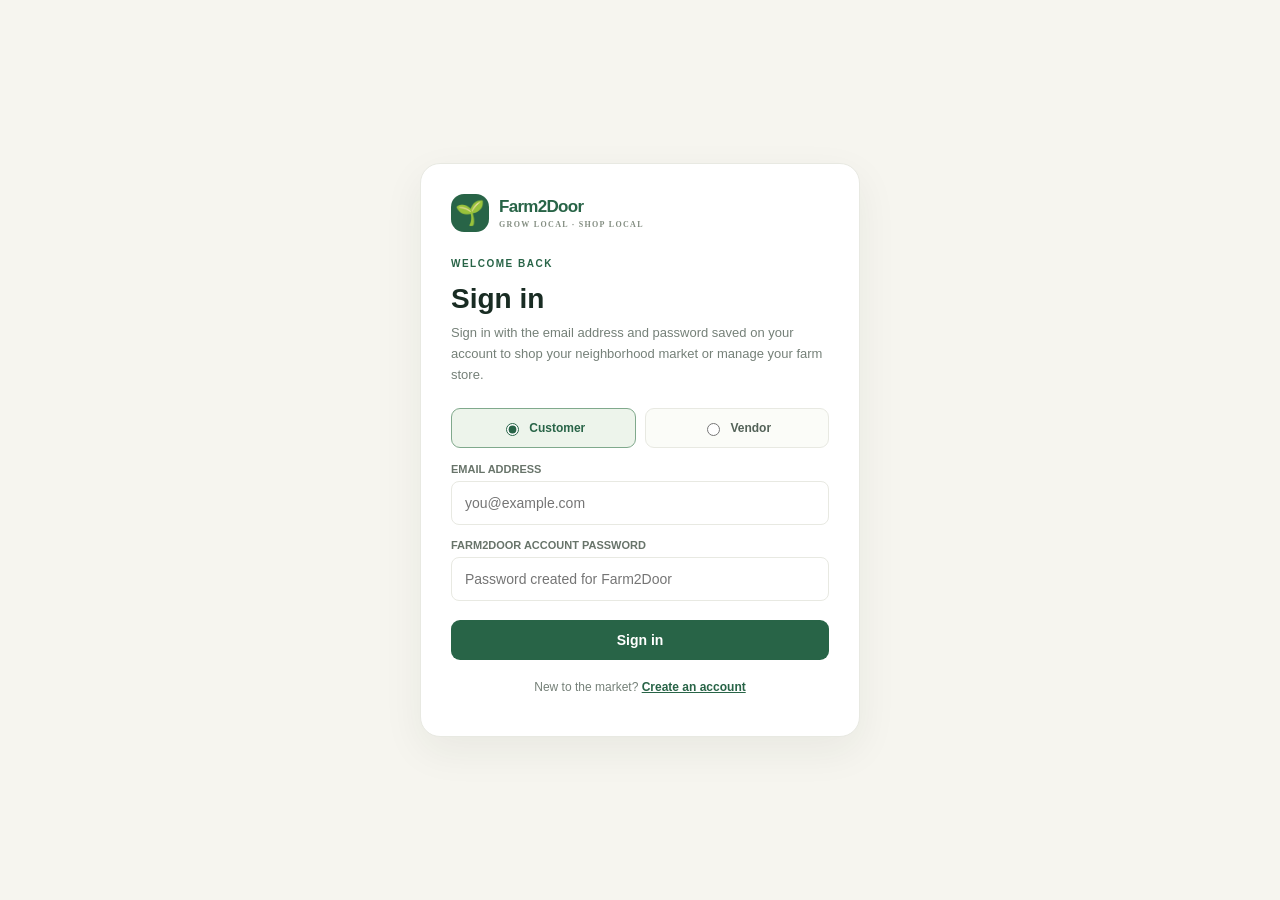
<file: login.html>
<!doctype html>
<html lang="en">
<head>
  <meta charset="utf-8">
  <meta name="viewport" content="width=device-width, initial-scale=1">
  <meta name="theme-color" content="#f6f5ef">
  <title>Sign in · Farm2Door</title>
  <link rel="stylesheet" href="styles.css">
  <style>
    body{min-height:100vh;display:grid;place-items:center;padding:24px}
    .login-page{width:min(440px,100%);background:#fff;border:1px solid var(--line);border-radius:20px;padding:30px;box-shadow:var(--shadow)}
    .login-brand{display:flex;align-items:center;gap:10px;margin-bottom:26px;color:var(--ink);font:800 17px Manrope,sans-serif}
    .login-page h1{font:700 28px Manrope,sans-serif;margin:0 0 8px}
    .login-page .intro{font-size:13px;line-height:1.6;color:var(--muted);margin:0 0 22px}
    .login-page .field{margin:14px 0}
    .login-page .field label{font-size:11px}
    .login-page .field input{font-size:14px;padding:13px}
    .portal-choice{display:flex;gap:9px;margin:0 0 15px}.portal-choice label{flex:1;display:flex;align-items:center;justify-content:center;gap:7px;border:1px solid var(--line);border-radius:9px;padding:11px;background:#fbfcf8;color:#536258;font-size:12px;font-weight:700;cursor:pointer}.portal-choice label:has(input:checked){border-color:#80a98c;background:#edf4eb;color:var(--green)}.portal-choice input{accent-color:var(--green)}
    .login-page .primary{width:100%;font-size:14px;margin-top:5px}
    .login-page .error{display:none;color:#a34132;background:#fff0eb;border-radius:9px;padding:11px;font-size:12px;margin:12px 0}
    .login-page .error.show{display:block}
    .login-page .foot{font-size:12px;color:var(--muted);text-align:center;margin-top:20px}
    .login-page a{color:var(--green);font-weight:700}
    .profile-card{display:none}
  </style>
</head>
<body>
  <main class="login-page">
    <a class="brand login-brand" href="index.html"><span class="brand-mark">🌱</span><span>Farm2Door<small>GROW LOCAL · SHOP LOCAL</small></span></a>
    <section id="signInPanel">
      <p class="eyebrow">WELCOME BACK</p>
      <h1>Sign in</h1>
      <p class="intro">Sign in with the email address and password saved on your account to shop your neighborhood market or manage your farm store.</p>
      <form id="signInForm">
        <fieldset class="portal-choice" aria-label="Choose sign-in portal" style="border:0;padding:0"><label><input type="radio" name="portal" value="customer" checked> Customer</label><label><input type="radio" name="portal" value="vendor"> Vendor</label></fieldset>
        <div class="field"><label for="email">EMAIL ADDRESS</label><input id="email" name="email" type="email" autocomplete="email" required placeholder="you@example.com"></div>
        <div class="field"><label for="password">FARM2DOOR ACCOUNT PASSWORD</label><input id="password" name="password" type="password" autocomplete="current-password" required placeholder="Password created for Farm2Door"></div>
        <div class="error" id="signInError" role="alert">We couldn’t find an account with that email and password for the selected portal.</div>
        <button class="primary" type="submit">Sign in</button>
      </form>
      <p class="foot">New to the market? <a href="index.html#create-account">Create an account</a></p>
    </section>
    <section id="profilePanel" class="profile-card">
      <p class="eyebrow">YOUR ACCOUNT</p><h1 id="profileName"></h1><p class="intro" id="profileDetails"></p>
      <a class="primary" id="continueMarket" href="customer-dashboard.html" style="display:block;text-align:center;text-decoration:none">Continue to the market</a>
      <button class="outline" id="signOutButton" type="button" style="width:100%;margin-top:10px">Sign out</button>
    </section>
  </main>
  <script>
    const readStored=(key,fallback)=>{try{return JSON.parse(localStorage.getItem(key))??fallback}catch{return fallback}};
    const users=readStored('users',readStored('ng-users',[]));
    const form=document.querySelector('#signInForm');
    const signInPanel=document.querySelector('#signInPanel'),profilePanel=document.querySelector('#profilePanel');
    const routeFor=user=>String(user.role).toLowerCase()==='vendor'?'vendor-dashboard.html':'customer-dashboard.html';
    function saveSession(user){if(!user.id){user.id='u-'+Date.now();localStorage.setItem('users',JSON.stringify(users));localStorage.setItem('ng-users',JSON.stringify(users))}const signedIn={id:user.id,name:user.name,email:user.email,phone:user.phone,country:user.country,vendorName:user.vendorName,role:user.role||'Customer',address:user.address,businessIdMasked:user.businessIdMasked,accountHolder:user.accountHolder,bankName:user.bankName,accountLast4:user.accountLast4,routingLast4:user.routingLast4,payoutCountry:user.payoutCountry,payoutStatus:user.payoutStatus};localStorage.setItem('currentUser',JSON.stringify(signedIn));localStorage.setItem('ng-session',JSON.stringify(signedIn));location.href=routeFor(signedIn)}
    function showProfile(user){signInPanel.style.display='none';profilePanel.style.display='block';document.querySelector('#profileName').textContent=user.name||'Market member';document.querySelector('#profileDetails').textContent=(user.email||'')+' · '+(user.role||'Customer');const link=document.querySelector('#continueMarket');link.href=routeFor(user);link.textContent=String(user.role).toLowerCase()==='vendor'?'Open vendor dashboard':'Open customer dashboard'}
    const session=readStored('currentUser',readStored('ng-session',null));if(session)showProfile(session);
    form.onsubmit=event=>{event.preventDefault();const data=new FormData(form),email=String(data.get('email')||'').trim().toLowerCase(),password=String(data.get('password')||''),portal=String(data.get('portal')||'customer'),user=users.find(item=>String(item.email||'').trim().toLowerCase()===email&&item.password===password&&String(item.role||'Customer').toLowerCase()===portal);if(!user){document.querySelector('#signInError').classList.add('show');return}saveSession(user)};
    document.querySelector('#signOutButton').onclick=()=>{localStorage.removeItem('currentUser');localStorage.removeItem('ng-session');location.reload()};
  </script>
</body>
</html>
</file>
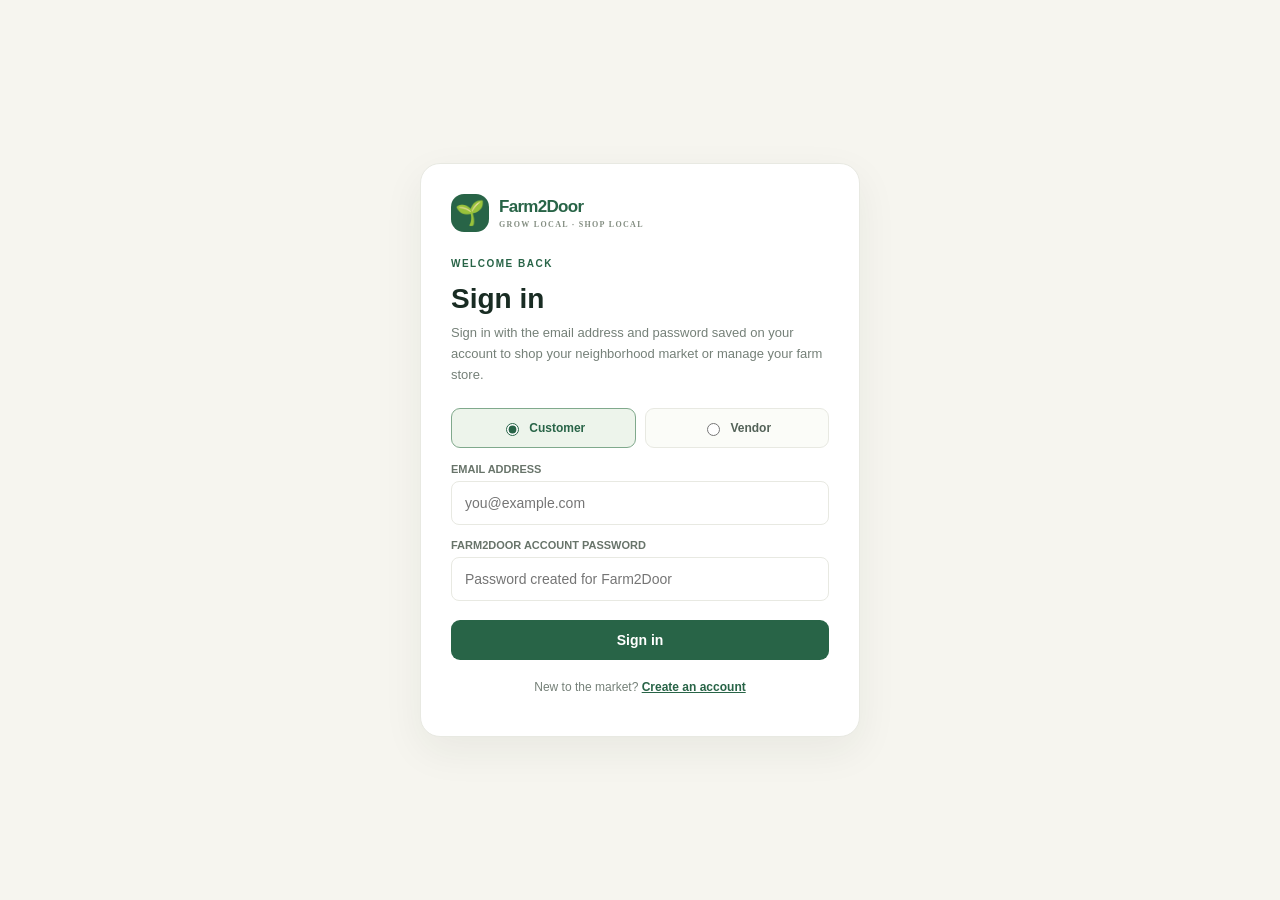
<file: vendor-dashboard.html>
<!doctype html>
<html lang="en">
<head><meta charset="utf-8"><meta name="viewport" content="width=device-width,initial-scale=1"><title>Vendor Dashboard · Farm2Door</title><link rel="stylesheet" href="styles.css"><style>
body{background:#f6f5ef}.dash-wrap{max-width:1180px;margin:0 auto;padding:30px 22px 60px}.dash-top{display:flex;justify-content:space-between;align-items:center;gap:16px;margin-bottom:23px}.dash-title h1{font:700 30px Manrope;margin:4px 0}.dash-title p{color:#758078;margin:0}.dash-actions{display:flex;align-items:center;gap:10px}.role-pill{background:#e6efe7;color:#286447;border-radius:20px;padding:7px 11px;font-size:11px;font-weight:700}.dash-stats{display:grid;grid-template-columns:repeat(4,1fr);gap:13px;margin-bottom:22px}.dash-stat,.dash-panel{background:white;border:1px solid #e8e9e2;border-radius:16px;padding:17px}.dash-stat span{display:block;color:#758078;font-size:12px}.dash-stat strong{display:block;font:700 24px Manrope;margin-top:7px}.dash-panel{margin:16px 0}.dash-panel h2{font:700 19px Manrope;margin:0 0 14px}.product-form{display:grid;grid-template-columns:1.4fr 1fr .8fr .8fr .75fr 1.5fr auto;gap:8px;align-items:end;margin-bottom:16px}.product-form .field{margin:0}.product-form .field input,.product-form .field select{min-width:0;width:100%}.form-description{grid-column:1/5}.form-image{grid-column:5/7}.dash-table{width:100%;border-collapse:collapse;font-size:12px}.dash-table th,.dash-table td{text-align:left;padding:11px 8px;border-bottom:1px solid #eef0ea;vertical-align:middle}.dash-table th{font-size:10px;color:#758078;letter-spacing:.7px}.stock-alert{color:#ad4f34;font-weight:700}.stock-ok{color:#286447;font-weight:700}.low-stock-row{background:#fff9f5}.table-wrap{overflow:auto}.order-card{padding:15px 0;border-bottom:1px solid #eef0ea}.order-card:last-child{border-bottom:0}.order-head{display:flex;justify-content:space-between;gap:14px;align-items:center}.order-head strong{font-size:14px}.status-select{border:1px solid #dfe6dc;background:white;border-radius:8px;padding:8px;color:#286447;font-weight:700}.order-info{display:grid;grid-template-columns:1fr 1fr;gap:4px 22px;margin-top:10px;font-size:12px;color:#5f6e63}.order-info p{margin:3px 0}.order-items{color:#192c23!important}.dash-empty{color:#758078;padding:17px 0;font-size:13px}.action-btn{border:1px solid #e5e9e0;background:#fff;border-radius:7px;padding:7px 9px;color:#286447;font-size:11px;font-weight:700;cursor:pointer}.action-btn.delete{color:#a34737}.action-btn svg{width:15px;height:15px;fill:none;stroke:currentColor;stroke-width:1.8;stroke-linecap:round;stroke-linejoin:round;vertical-align:middle}.product-thumb{width:36px;height:36px;object-fit:cover;border-radius:8px;background:#eef3e7;vertical-align:middle;margin-right:6px}.vendor-location-box{margin-top:15px;padding:14px;border:1px solid #e8e9e2;border-radius:12px;background:#fbfcf8}.vendor-location-box strong{font:700 14px Manrope}.vendor-location-box p{margin:4px 0 10px;color:#758078;font-size:12px}.vendor-location-box small{display:block;margin-top:8px;color:#758078;font-size:10px}.vendor-location-controls{display:flex;flex-wrap:wrap;gap:8px}.vendor-location-controls input{flex:1;min-width:220px;padding:9px 10px;border:1px solid #e8e9e2;border-radius:8px}.share-overlay{position:fixed;inset:0;z-index:20;background:#172b2075;display:flex;align-items:center;justify-content:center;padding:18px}.share-overlay[hidden]{display:none}.share-card{position:relative;width:min(440px,100%);background:#fff;border-radius:18px;padding:24px;box-shadow:0 20px 80px #0e261855}.share-card h2{font:700 22px Manrope;margin:0 30px 14px 0}.share-close{position:absolute;right:14px;top:11px;border:0;background:transparent;font-size:26px;color:#56645a;cursor:pointer}.location-icon{width:15px;height:15px;fill:none;stroke:currentColor;stroke-width:1.8;stroke-linecap:round;stroke-linejoin:round;vertical-align:-3px;flex:none;margin-right:3px}.share-symbol{width:16px;height:16px;fill:none;stroke:currentColor;stroke-width:1.8;stroke-linecap:round;stroke-linejoin:round;vertical-align:middle;flex:none}.share-preview{white-space:pre-wrap;padding:12px;background:#f5f8f1;border:1px solid #e8e9e2;border-radius:9px;font-size:12px;line-height:1.5;max-height:180px;overflow:auto}.share-note{font-size:11px;color:#758078;line-height:1.5}.share-options{display:grid;grid-template-columns:repeat(3,1fr);gap:8px;margin:14px 0}.share-option{display:grid;place-items:center;min-height:42px;padding:8px;border:0;border-radius:8px;text-decoration:none;color:#fff;font-size:12px;font-weight:700;cursor:pointer}.share-option.whatsapp{background:#25a95a}.share-option.facebook{background:#1877f2}.share-option.instagram{background:linear-gradient(120deg,#7756c7,#d34879,#ee8a49)}.share-option.more-apps{background:#286447}.share-option.browser{background:#4e6c81}.toast-box{position:fixed;bottom:20px;left:50%;transform:translateX(-50%);background:#1e392b;color:#fff;padding:11px 16px;border-radius:9px;font-size:12px;display:none;z-index:30}.toast-box.show{display:block}
@media(max-width:920px){.dash-stats{grid-template-columns:repeat(2,1fr)}.product-form{grid-template-columns:repeat(3,1fr)}.form-description,.form-image{grid-column:span 2}}
@media(max-width:620px){.dash-wrap{padding:22px 14px 45px}.dash-top{align-items:flex-start;flex-direction:column}.dash-title h1{font-size:25px}.dash-stats{grid-template-columns:1fr 1fr;gap:8px}.product-form{grid-template-columns:1fr 1fr}.product-form .field{grid-column:auto}.product-form .form-description{grid-column:1/-1}.product-form .form-image{grid-column:1/-1}.dash-table{min-width:710px}.order-info{grid-template-columns:1fr}.order-head{align-items:flex-start;flex-direction:column}}
.product-form{grid-template-columns:1.4fr 1fr .8fr .8fr}.form-image{grid-column:3/5}.form-description{grid-column:1/5}@media(max-width:920px){.product-form{grid-template-columns:repeat(3,minmax(0,1fr))}.form-image{grid-column:2/4}.form-description{grid-column:1/4}}@media(max-width:620px){.product-form{grid-template-columns:repeat(2,minmax(0,1fr))}.form-image,.form-description{grid-column:1/-1}}.return-request{margin-top:12px;padding:10px;border-radius:8px;background:#fff7e8;color:#77531d}.return-status-control{display:flex;align-items:center;gap:8px;font-size:11px;font-weight:700;margin-top:8px}.return-status-control select{padding:6px;border:1px solid #dfe6dc;border-radius:7px;background:white}
</style></head>
<body>
<main class="dash-wrap"><header class="dash-top"><div class="dash-title"><p class="eyebrow">VENDOR DASHBOARD</p><h1 id="welcome">Your farm store</h1><p>Manage your own catalog and customer orders.</p></div><div class="dash-actions"><span class="role-pill">VENDOR</span><a class="outline" href="index.html" style="text-decoration:none">Market</a><button class="outline" id="signOut">Sign out</button></div></header>
<section class="dash-stats"><article class="dash-stat"><span>Total products</span><strong id="productCount">0</strong></article><article class="dash-stat"><span>Items in stock</span><strong id="stockCount">0</strong></article><article class="dash-stat"><span>Orders today</span><strong id="todayCount">0</strong></article><article class="dash-stat"><span>Total earnings</span><strong id="earnings">₹0</strong></article></section>
<section class="dash-panel" id="vendorProfile"></section>
<section class="dash-panel"><h2>Your products</h2><form class="product-form" id="productForm"><div class="field"><label>PRODUCT NAME</label><input name="name" required placeholder="Fresh spinach"></div><div class="field"><label>CATEGORY</label><select name="category"><option>Produce</option><option>Fruits</option><option>Dairy & eggs</option><option>Pantry</option><option>Flowers</option></select></div><div class="field"><label>PRICE FOR QUANTITY</label><input name="price" type="number" min="0.01" step="0.01" required placeholder="Price"></div><div class="field"><label>MEASURE QUANTITY</label><input name="measureQuantity" type="number" min="0.01" step="0.01" required placeholder="500"></div><div class="field"><label>MEASURE UNIT</label><input name="measureUnit" required placeholder="g, kg, ml, dozen, bunch"></div><div class="field"><label>STOCK (PACKS / UNITS)</label><input name="stock" type="number" min="0" step="1" required placeholder="0"></div><div class="field form-image"><label>IMAGE URL</label><input name="imageUrl" type="url" placeholder="https://…"></div><div class="field form-description"><label>DESCRIPTION</label><input name="description" maxlength="180" placeholder="Short product description"></div><button class="primary" id="saveProduct">Add product</button></form><div class="table-wrap"><table class="dash-table"><thead><tr><th>PRODUCT</th><th>CATEGORY</th><th>PRICE</th><th>STOCK</th><th>ACTIONS</th></tr></thead><tbody id="productRows"></tbody></table></div><div class="dash-empty" id="productEmpty">You have no products yet. Add your first product above.</div></section>
<section class="dash-panel"><h2>Incoming orders</h2><div id="orderList"></div></section></main><div class="share-overlay" id="vendorShareOverlay" hidden><section class="share-card" role="dialog" aria-modal="true" aria-labelledby="vendorShareTitle"><button type="button" class="share-close" id="closeVendorShare" aria-label="Close share options">×</button><h2 id="vendorShareTitle">Share product</h2><div id="vendorShareSummary" class="share-preview"></div><p class="share-note">Choose where you want to share this product.</p><div class="share-options"><button class="share-option instagram" id="vendorShareInstagram" type="button">Instagram</button><a class="share-option facebook" id="vendorShareFacebook" target="_blank" rel="noopener">Facebook</a><a class="share-option whatsapp" id="vendorShareWhatsApp" target="_blank" rel="noopener">WhatsApp</a><a class="share-option browser" id="vendorShareLink" target="_blank" rel="noopener">Open link</a><button class="share-option more-apps" id="vendorShareMore" type="button">More apps</button></div><button class="action-btn" id="copyVendorShare" type="button" style="width:100%">Copy details</button><p class="share-note">More apps uses the share options available on this device.</p></section></div><div class="toast-box" id="toast" role="status"></div>
<script>
const read=(k,d)=>{try{return JSON.parse(localStorage.getItem(k))??d}catch{return d}};let user=read('currentUser',read('ng-session',null));if(!user){location.replace('login.html')}else if(String(user.role).toLowerCase()!=='vendor'){location.replace('customer-dashboard.html')}
let products=read('products',read('ng-products',[])).map(p=>({...p,category:p.category==='Bakery'?'Pantry':p.category})),orders=read('orders',read('ng-orders',[])),editingId=null;
const esc=s=>String(s??'').replace(/[&<>"']/g,c=>({'&':'&amp;','<':'&lt;','>':'&gt;','"':'&quot;',"'":'&#39;'}[c]));const measureParts=p=>{if(Number(p.measureQuantity)>0&&p.measureUnit)return [Number(p.measureQuantity),String(p.measureUnit).trim()];const raw=String(p.unit||'each').trim(),match=raw.match(/^([0-9]+(?:[.,][0-9]+)?)\s+(.+)$/);return match?[Number(match[1].replace(',','.')),match[2]]:[1,raw]};const measureLabel=p=>{const [quantity,unit]=measureParts(p);return `${quantity} ${unit}`};const ownProducts=()=>products.filter(p=>String(p.vendorId)===String(user?.id));const ownOrders=()=>orders.filter(o=>(o.itemsList||[]).some(i=>String(i.vendorId)===String(user?.id)));const digits=s=>String(s||'').replace(/\D/g,'');
const currencyTable={IN:['en-IN','INR',84],US:['en-US','USD',1],GB:['en-GB','GBP',.79],CA:['en-CA','CAD',1.36],AU:['en-AU','AUD',1.52],NZ:['en-NZ','NZD',1.66],AE:['en-AE','AED',3.67],SG:['en-SG','SGD',1.35]};function money(v){const [locale,curr,rate]=currencyTable[user?.country]||currencyTable.IN;return new Intl.NumberFormat(locale,{style:'currency',currency:curr,maximumFractionDigits:2}).format((Number(v)||0)*rate)}function statusFor(o){return o.vendorStatuses?.[user.id]||((o.status==='Pending confirmation'||!o.status)?'New':o.status==='Out for delivery'?'Ready':o.status)}function persist(){localStorage.setItem('products',JSON.stringify(products));localStorage.setItem('ng-products',JSON.stringify(products));localStorage.setItem('orders',JSON.stringify(orders));localStorage.setItem('ng-orders',JSON.stringify(orders))}function toast(s){const el=document.querySelector('#toast');el.textContent=s;el.classList.add('show');setTimeout(()=>el.classList.remove('show'),2300)}
function render(){const owned=ownProducts(),list=ownOrders();document.querySelector('#welcome').textContent=(user.vendorName||user.name||'Vendor')+' dashboard';document.querySelector('#productCount').textContent=owned.length;document.querySelector('#stockCount').textContent=owned.reduce((n,p)=>n+Math.max(0,Number(p.stock)||0),0);const today=new Date().toDateString();document.querySelector('#todayCount').textContent=list.filter(o=>new Date(o.placedAt||o.createdAt||o.date||0).toDateString()===today).length;document.querySelector('#earnings').textContent=money(list.reduce((sum,o)=>sum+(o.itemsList||[]).filter(i=>String(i.vendorId)===String(user.id)).reduce((a,i)=>a+(Number(i.price)||0)*(Number(i.qty)||1),0),0));document.querySelector('#vendorProfile').innerHTML=`<h2>Vendor profile & payouts</h2><div class="order-info"><p><b>Store:</b> ${esc(user.vendorName||user.name)}</p><p><b>Country:</b> ${esc(user.payoutCountry||user.country||'Not set')}</p><p><b>Registered business address:</b> <svg class="location-icon" viewBox="0 0 24 24" aria-hidden="true"><path d="M20 10c0 5-8 12-8 12S4 15 4 10a8 8 0 1 1 16 0Z"/><circle cx="12" cy="10" r="2.5"/></svg> ${esc(user.address||'Not provided')}</p><p><b>Business ID:</b> ${esc(user.businessIdMasked||'Not provided')}</p><p><b>Account holder:</b> ${esc(user.accountHolder||'Not set')}</p><p><b>Bank:</b> ${esc(user.bankName||'Not set')} · account ending ${esc(user.accountLast4||'----')}</p><p><b>Payout setup:</b> ${esc(user.payoutStatus||'Not configured')}</p></div><div class="vendor-location-box"><div><strong><svg class="location-icon" viewBox="0 0 24 24" aria-hidden="true"><path d="M20 10c0 5-8 12-8 12S4 15 4 10a8 8 0 1 1 16 0Z"/><circle cx="12" cy="10" r="2.5"/></svg>Your current location</strong><p id="vendorLocationStatus">Detecting your current location…</p></div><div class="vendor-location-controls"><input id="vendorLocationInput" value="${esc(user.currentLocation?.address||'')}" placeholder="Your current area or address" aria-label="Vendor current location"><button class="action-btn" type="button" id="detectVendorLocation">Use my current location</button><button class="action-btn" type="button" id="saveVendorLocation">Save location</button></div><small>Kept separate from your registered business address. Update it when you move.</small></div><p class="dash-empty">Demo payout profile only. Connect a secure payment provider before accepting or transferring real funds.</p>`;document.querySelector('#productRows').innerHTML=owned.map(p=>{const image=p.imageUrl||p.image;const img=image&&/^https?:\/\//i.test(image)?`<img class="product-thumb" src="${esc(image)}" alt="" onerror="this.style.display='none'">`:'';return `<tr class="${Number(p.stock)<5?'low-stock-row':''}"><td>${img}${esc(p.name)}${Number(p.stock)<5?' <small class="stock-alert">LOW STOCK</small>':''}</td><td>${esc(p.category||'Produce')}</td><td>${money(p.price)} / ${esc(measureLabel(p))}</td><td class="${Number(p.stock)<5?'stock-alert':'stock-ok'}">${Number(p.stock)||0}</td><td><button class="action-btn" data-edit="${esc(p.id)}">Edit</button> <button class="action-btn delete" data-delete="${esc(p.id)}">Delete</button> <button class="action-btn" data-share-vendor-product="${esc(p.id)}"><svg class="share-symbol" viewBox="0 0 24 24" aria-hidden="true"><circle cx="18" cy="5" r="3"/><circle cx="6" cy="12" r="3"/><circle cx="18" cy="19" r="3"/><path d="m8.7 10.7 6.6-4.2M8.7 13.3l6.6 4.2"/></svg> Share</button></td></tr>`}).join('');document.querySelector('#productEmpty').style.display=owned.length?'none':'block';document.querySelector('#orderList').innerHTML=list.length?list.map(o=>{const items=(o.itemsList||[]).filter(i=>String(i.vendorId)===String(user.id));const s=statusFor(o);return `<article class="order-card"><div class="order-head"><strong>Order ${esc(o.id)} · ${esc(s)}</strong><select class="status-select" data-order="${esc(o.id)}">${['New','Accepted','Ready','Delivered'].map(x=>`<option ${s===x?'selected':''}>${x}</option>`).join('')}</select></div><div class="order-info"><p><b>Customer:</b> ${esc(o.customerName||'Customer')}</p><p><b>Phone:</b> ${esc(o.customerPhone||'Not provided')}</p><p><b>Address:</b> <svg class="location-icon" viewBox="0 0 24 24" aria-hidden="true"><path d="M20 10c0 5-8 12-8 12S4 15 4 10a8 8 0 1 1 16 0Z"/><circle cx="12" cy="10" r="2.5"/></svg> ${esc(o.deliveryAddress||'Not provided')}</p><p class="order-items"><b>Your items:</b> ${items.map(i=>`${Number(i.qty)||1} × ${esc(i.name)} (${esc(i.measure||'1 unit')})`).join(', ')}</p>${o.returnRequest?`<p class="return-request"><b>Return request:</b> ${esc(o.returnRequest.status||'Requested')} · ${esc(o.returnRequest.reason||'No reason provided')} ${o.returnRequest.notes?`— ${esc(o.returnRequest.notes)}`:''}</p><label class="return-status-control">Update return status <select data-return-status="${esc(o.id)}">${['Requested','Approved','Rejected','Refunded'].map(x=>`<option ${String(o.returnRequest.status||'Requested')===x?'selected':''}>${x}</option>`).join('')}</select></label>`:''}</div></article>`}).join(''):'<p class="dash-empty">Orders with your products will appear here after customers check out.</p>';document.querySelectorAll('[data-edit]').forEach(b=>b.onclick=()=>editProduct(b.dataset.edit));document.querySelectorAll('[data-delete]').forEach(b=>b.onclick=()=>deleteProduct(b.dataset.delete));document.querySelectorAll('[data-share-vendor-product]').forEach(b=>b.onclick=()=>shareVendorProduct(b.dataset.shareVendorProduct));document.querySelectorAll('[data-order]').forEach(select=>select.onchange=()=>updateStatus(select.dataset.order,select.value));document.querySelectorAll('[data-return-status]').forEach(select=>select.onchange=()=>updateReturnStatus(select.dataset.returnStatus,select.value))}
function editProduct(id){const p=ownProducts().find(x=>String(x.id)===String(id));if(!p)return;editingId=p.id;const f=document.querySelector('#productForm'),[quantity,unit]=measureParts(p);for(const k of ['name','category','price','stock','imageUrl','description'])f.elements[k].value=p[k]??'';f.elements.measureQuantity.value=quantity;f.elements.measureUnit.value=unit;document.querySelector('#saveProduct').textContent='Save changes';f.scrollIntoView({behavior:'smooth',block:'center'})}function deleteProduct(id){products=products.filter(p=>!(String(p.id)===String(id)&&String(p.vendorId)===String(user.id)));persist();render();toast('Product removed from your store')}
document.querySelector('#productForm').onsubmit=e=>{e.preventDefault();const d=Object.fromEntries(new FormData(e.currentTarget)),quantity=Number(d.measureQuantity),unit=d.measureUnit.trim(),item={name:d.name,category:d.category,price:Number(d.price),measureQuantity:quantity,measureUnit:unit,unit:`${quantity} ${unit}`,stock:Number(d.stock),imageUrl:d.imageUrl,description:d.description};if(editingId!==null){const p=ownProducts().find(x=>String(x.id)===String(editingId));if(p)Object.assign(p,item);editingId=null;document.querySelector('#saveProduct').textContent='Add product';toast('Product updated')}else{products.unshift({id:Date.now(),...item,emoji:'🌱',vendor:user.vendorName||user.name,vendorId:user.id,rating:'New',tag:'LOCAL PICK',color:'c1'});toast('Product added')}persist();e.currentTarget.reset();render()};
function shareVendorProduct(id){const p=ownProducts().find(x=>String(x.id)===String(id));if(!p)return;const market=new URL('index.html',location.href);market.hash='product-'+encodeURIComponent(p.id);const summary=`${p.name} · ${money(p.price)} / ${measureLabel(p)} · ${user.vendorName||user.name}`,url=market.href,payload=`${summary}\n${url}`;document.querySelector('#vendorShareTitle').textContent='Share '+p.name;document.querySelector('#vendorShareSummary').textContent=summary;document.querySelector('#vendorShareWhatsApp').href=`https://wa.me/?text=${encodeURIComponent(payload)}`;document.querySelector('#vendorShareFacebook').href=`https://www.facebook.com/sharer/sharer.php?u=${encodeURIComponent(url)}&quote=${encodeURIComponent(summary)}`;document.querySelector('#vendorShareLink').href=url;const modal=document.querySelector('#vendorShareOverlay');modal.dataset.payload=payload;modal.dataset.title=p.name;modal.dataset.summary=summary;modal.dataset.url=url;modal.hidden=false}async function shareVendorWithApps(){const modal=document.querySelector('#vendorShareOverlay'),{payload,title,summary,url}=modal.dataset;if(navigator.share){try{await navigator.share({title,text:summary,url});modal.hidden=true;return}catch(error){if(error?.name==='AbortError')return}}modal.hidden=true;try{await navigator.clipboard.writeText(payload);toast('Product details copied. Paste them into a message.')}catch{window.prompt('Copy product details to share:',payload)}}function updateReturnStatus(orderId,status){const order=ownOrders().find(x=>String(x.id)===String(orderId));if(!order?.returnRequest)return;order.returnRequest.status=status;order.returnRequest.updatedAt=Date.now();persist();render();toast('Return request updated to '+status)}
function updateStatus(orderId,next){const o=ownOrders().find(x=>String(x.id)===String(orderId));if(!o)return;const flow=['New','Accepted','Ready','Delivered'],current=statusFor(o),a=flow.indexOf(current),b=flow.indexOf(next);if(b!==a+1){toast('Move the order forward one step at a time.');render();return}o.vendorStatuses=o.vendorStatuses||{};o.vendorStatuses[user.id]=next;o.vendorStatusUpdatedAt=o.vendorStatusUpdatedAt||{};o.vendorStatusUpdatedAt[user.id]=Date.now();const vendorIds=[...new Set((o.itemsList||[]).map(i=>i.vendorId).filter(Boolean))];const states=vendorIds.map(id=>o.vendorStatuses[id]||o.status||'New');o.status=states.every(s=>s==='Delivered')?'Delivered':states.every(s=>s==='Cancelled')?'Cancelled':states.sort((x,y)=>flow.indexOf(x)-flow.indexOf(y))[0]||next;if(o.status==='Delivered'&&!o.deliveredAt)o.deliveredAt=Date.now();persist();render();toast('Order status updated to '+next)}
function persistVendorLocation(address,latitude=null,longitude=null){user.currentLocation={address,latitude,longitude,updatedAt:Date.now()};localStorage.setItem('currentUser',JSON.stringify(user));localStorage.setItem('ng-session',JSON.stringify(user));const users=read('users',read('ng-users',[])),savedUser=users.find(x=>String(x.id)===String(user.id));if(savedUser){savedUser.currentLocation=user.currentLocation;localStorage.setItem('users',JSON.stringify(users));localStorage.setItem('ng-users',JSON.stringify(users))}document.querySelector('#vendorLocationInput').value=address;document.querySelector('#vendorLocationStatus').textContent='Location saved for this vendor account.'}async function detectVendorLocation(){const status=document.querySelector('#vendorLocationStatus');if(!navigator.geolocation){status.textContent='Location access is unavailable. Enter your location below.';return}status.textContent='Finding your current location…';navigator.geolocation.getCurrentPosition(async pos=>{try{const {latitude,longitude}=pos.coords,url=`https://nominatim.openstreetmap.org/reverse?format=jsonv2&lat=${encodeURIComponent(latitude)}&lon=${encodeURIComponent(longitude)}&zoom=18&addressdetails=1`,res=await fetch(url,{headers:{'Accept':'application/json'}});if(!res.ok)throw new Error('lookup failed');const data=await res.json(),a=data.address||{},parts=[a.house_number,a.road,a.neighbourhood||a.suburb||a.residential,a.city_district,a.city||a.town||a.village,a.state,a.postcode].filter(Boolean),address=[...new Set(parts)].join(', ')||data.display_name;if(!address)throw new Error('address unavailable');persistVendorLocation(address,latitude,longitude)}catch{status.textContent='Could not read your address. Enter your current area manually.'}},err=>{status.textContent=err.code===1?'Location permission denied. Enter your current area or allow location access.':'Could not detect your location. Enter it below or try again.'},{enableHighAccuracy:true,timeout:12000,maximumAge:60000})}document.querySelector('#detectVendorLocation').onclick=detectVendorLocation;document.querySelector('#saveVendorLocation').onclick=()=>{const address=document.querySelector('#vendorLocationInput').value.trim();if(!address){toast('Enter a current location or use location detection.');return}persistVendorLocation(address)};document.querySelector('#vendorShareInstagram').onclick=shareVendorWithApps;document.querySelector('#vendorShareMore').onclick=shareVendorWithApps;document.querySelector('#closeVendorShare').onclick=()=>document.querySelector('#vendorShareOverlay').hidden=true;document.querySelector('#vendorShareOverlay').onclick=e=>{if(e.target===e.currentTarget)e.currentTarget.hidden=true};document.querySelector('#copyVendorShare').onclick=async()=>{const modal=document.querySelector('#vendorShareOverlay'),payload=modal.dataset.payload||'';modal.hidden=true;try{await navigator.clipboard.writeText(payload);toast('Product details copied. Paste them into a message.')}catch{window.prompt('Copy product details to share:',payload)}};document.querySelector('#signOut').onclick=()=>{localStorage.removeItem('currentUser');localStorage.removeItem('ng-session');location.href='login.html'};if(user&&String(user.role).toLowerCase()==='vendor'){render();detectVendorLocation()}
</script></body></html>
</file>
<file: styles.css>
:root{--ink:#192c23;--muted:#758078;--green:#286447;--green2:#e6efe7;--lime:#d9ec90;--paper:#f6f5ef;--white:#fff;--line:#e8e9e2;--orange:#dd8657;--shadow:0 14px 40px #1b2e2010}*{box-sizing:border-box}body{margin:0;background:var(--paper);color:var(--ink);font-family:'DM Sans',sans-serif}button,input,select{font:inherit}button{cursor:pointer}.topbar{height:90px;padding:0 max(calc((100vw - 1500px)/2),4vw);display:flex;align-items:center;justify-content:space-between;background:#fbfaf6;border-bottom:1px solid #eaeae3;position:sticky;top:0;z-index:4}.brand{display:flex;align-items:center;gap:10px;text-decoration:none;color:var(--ink);font:800 18px Manrope,sans-serif;letter-spacing:-.7px}.brand-mark{width:38px;height:38px;display:grid;place-items:center;background:var(--green);color:white;border-radius:13px;font:800 24px Manrope}.brand-accent{color:var(--green)}.brand small{display:block;font:600 8px 'DM Sans';letter-spacing:1.35px;color:#838d81;margin-top:3px}.main-nav{display:flex;height:100%;align-items:center;gap:30px}.nav-link{height:100%;background:transparent;border:0;color:#7a817c;font-size:13px;font-weight:600;position:relative}.nav-link.active{color:var(--green)}.nav-link.active:after{content:'';height:2px;position:absolute;bottom:0;left:0;right:0;background:var(--green)}.top-actions{display:flex;align-items:center;gap:13px}.icon-button{border:0;background:transparent;font-size:21px;color:var(--ink);position:relative}.notification-dot{width:7px;height:7px;background:#de7854;border-radius:50%;position:absolute;right:1px;top:2px;border:1px solid white}.cart-button{border:1px solid var(--line);background:white;color:var(--ink);border-radius:30px;padding:8px 13px;font-size:12px;font-weight:700;display:flex;align-items:center;gap:7px}.cart-icon{width:17px;height:17px;fill:none;stroke:currentColor;stroke-width:1.8;stroke-linecap:round;stroke-linejoin:round}.cart-button #cartCount{margin-left:1px}.cart-button span{display:inline-grid;place-items:center;background:var(--green);color:#fff;border-radius:50%;min-width:18px;height:18px;margin-left:6px;font-size:10px}.avatar{width:34px;height:34px;border:0;border-radius:50%;background:var(--green);color:#fff;font-weight:700;box-shadow:0 3px 10px #28644735}.avatar:hover{background:#1c5237}.profile-icon{width:19px;height:19px;fill:none;stroke:currentColor;stroke-width:1.8;stroke-linecap:round;stroke-linejoin:round;vertical-align:middle}main{max-width:1240px;margin:auto;padding:34px 28px 70px}.hero{min-height:360px;display:grid;grid-template-columns:1.1fr .9fr;overflow:hidden;border-radius:22px;background:#e8edda;position:relative}.hero-copy{padding:34px 0 42px 55px;z-index:1}.hero-search{display:flex;align-items:center;gap:9px;max-width:440px;background:#fff;border:1px solid #dfe5d5;border-radius:11px;padding:5px 10px;margin:0 0 25px;box-shadow:0 5px 14px #2441280c}.hero-search .search-symbol{font-size:23px;color:var(--green);line-height:1}.hero-search input{min-width:0;flex:1;border:0;outline:0;padding:9px 2px;font-size:12px;color:var(--ink);background:transparent}.hero-search select{border:0;border-left:1px solid var(--line);padding:8px 0 8px 9px;background:transparent;color:#68746a;font-size:10px;outline:none}.password-hint{font-size:10px;color:#738076;line-height:1.5}.password-suggest{align-self:flex-start;border:0;background:transparent;color:var(--green);font-size:11px;font-weight:700;padding:3px 0;text-decoration:underline;text-underline-offset:2px}.eyebrow{font-size:10px;font-weight:700;letter-spacing:1.5px;color:var(--green);margin:0 0 14px}.hero-copy .eyebrow{margin-bottom:11px}.hero h1{font:700 clamp(32px,4.1vw,52px)/1.12 Manrope,sans-serif;letter-spacing:-2.6px;margin:0;max-width:530px}.hero h1 em{font-style:normal;color:var(--green)}.hero p.desc{max-width:390px;color:#69766b;line-height:1.65;font-size:14px;margin:18px 0 25px}.primary,.secondary,.outline{border-radius:9px;padding:12px 17px;border:0;font-size:12px;font-weight:700}.primary{background:var(--green);color:white}.primary:hover{background:#1c5237}.secondary{background:var(--lime);color:#2b4430}.outline{background:white;border:1px solid var(--line);color:var(--ink)}.hero-art{position:relative;display:grid;place-items:center;background:linear-gradient(135deg,#dfe8ce,#b5cc9f)}.market-basket{font-size:150px;filter:drop-shadow(0 18px 18px #33532b2a);transform:rotate(-7deg)}.art-tag{position:absolute;background:#fff;padding:12px 15px;border-radius:12px;box-shadow:var(--shadow);font-size:11px;font-weight:700}.art-tag span{color:var(--green);display:block;font-size:9px;margin-top:4px}.tag-one{top:35px;left:26px}.tag-two{right:25px;bottom:38px}.category-row{display:flex;gap:9px;overflow:auto;padding:4px 0 8px;margin:23px 0}.chip{white-space:nowrap;padding:9px 15px;border-radius:30px;background:#fff;border:1px solid var(--line);font-size:11px;color:#657168}.chip.selected{background:var(--green);color:white;border-color:var(--green)}.section-head{display:flex;align-items:end;justify-content:space-between;margin:34px 0 16px}.section-head h2{font:700 23px Manrope,sans-serif;letter-spacing:-.8px;margin:0}.section-head p{font-size:12px;color:var(--muted);margin:5px 0 0}.search-wrap{display:flex;gap:8px;align-items:center;border:1px solid var(--line);background:#fff;padding:10px 12px;border-radius:10px;min-width:min(330px,100%)}.search-wrap input{border:0;outline:0;flex:1;min-width:80px;font-size:12px}.search-wrap select{border:0;border-left:1px solid var(--line);padding-left:9px;color:#667268;font-size:11px;outline:none}.products{display:grid;grid-template-columns:repeat(4,1fr);gap:17px}.product-card{background:white;border-radius:15px;overflow:hidden;box-shadow:0 5px 18px #22332308;border:1px solid #efefe9}.curd-pouch-icon{width:104px;height:112px;filter:drop-shadow(0 7px 5px #28463822)}.cart-product-image .curd-pouch-icon{width:58px;height:64px}.product-image{height:165px;display:grid;place-items:center;font-size:69px;position:relative;background:linear-gradient(145deg,#eff2df,#e3e9d4)}.product-image.c2{background:linear-gradient(145deg,#f1e7d7,#e6d8c3)}.product-image.c3{background:linear-gradient(145deg,#e8eee7,#cfdccd)}.product-image.c4{background:linear-gradient(145deg,#f4e6df,#ecd3c7)}.product-image .badge{position:absolute;top:11px;left:11px;background:#fff;padding:6px 8px;border-radius:20px;font-size:9px;font-weight:700;color:var(--green)}.product-info{padding:13px 14px 15px}.product-vendor{color:#889188;font-size:10px}.product-info h3{margin:5px 0;font-size:14px}.product-meta{display:flex;align-items:center;justify-content:space-between;margin-top:12px}.price{font:700 16px Manrope}.price small{font:400 10px 'DM Sans';color:var(--muted)}.add-btn{width:30px;height:30px;border-radius:9px;border:0;background:var(--green2);color:var(--green);font-size:19px}.rating{font-size:10px;color:#bc8c3e;margin-top:4px}.vendor-strip{display:flex;align-items:center;gap:13px;padding:17px 20px;background:white;border:1px solid var(--line);border-radius:15px;margin-top:30px}.vendor-icon{width:42px;height:42px;border-radius:12px;background:#edf0e2;display:grid;place-items:center;font-size:21px}.vendor-strip strong{font-size:12px}.vendor-strip p{margin:4px 0 0;color:var(--muted);font-size:11px}.vendor-strip .outline{margin-left:auto}.dashboard-hero{background:var(--green);color:#fff;padding:30px;border-radius:18px;display:flex;justify-content:space-between;align-items:center}.dashboard-hero h1{font:700 30px Manrope;margin:0 0 6px}.dashboard-hero p{color:#d4e3d6;font-size:13px;margin:0}.role-select{border:1px solid #ffffff50;background:#ffffff15;color:#fff;padding:11px 14px;border-radius:9px}.role-select option{color:#222}.stats{display:grid;grid-template-columns:repeat(4,1fr);gap:14px;margin:18px 0}.stat{background:white;border:1px solid var(--line);border-radius:13px;padding:18px}.stat-label{font-size:10px;color:var(--muted)}.stat-value{font:700 25px Manrope;margin-top:8px}.stat-note{font-size:10px;color:var(--green);margin-top:5px}.panel{background:white;border:1px solid var(--line);border-radius:14px;padding:19px;margin:16px 0}.panel-head{display:flex;justify-content:space-between;align-items:center;margin-bottom:12px}.panel-head h3{font:700 16px Manrope;margin:0}.table{width:100%;border-collapse:collapse;font-size:12px}.table th{text-align:left;color:#899187;font-size:10px;font-weight:600;padding:10px;border-bottom:1px solid var(--line)}.table td{padding:12px 10px;border-bottom:1px solid #f0f0eb}.status{border-radius:20px;padding:5px 9px;font-size:10px;font-weight:700;background:#eef3e8;color:#557446}.status.pending{background:#fbf0df;color:#a7792d}.status.delivered{background:#e7f0e9;color:#2a6b47}.status.cancelled{background:#f7e9e5;color:#a65540}.order-row{display:flex;justify-content:space-between;align-items:center;padding:13px 0;border-bottom:1px solid var(--line);font-size:12px}.order-row:last-child{border:0}.empty{text-align:center;padding:28px;color:var(--muted);font-size:13px}.filters{display:flex;gap:8px}.modal-head{display:flex;align-items:flex-start;justify-content:space-between;margin-bottom:18px}.modal-head h2{font:700 24px Manrope;margin:0}.close{font-size:25px}dialog{width:min(530px,calc(100% - 28px));max-height:85vh;border:0;border-radius:18px;padding:24px;box-shadow:0 20px 80px #0e261855}dialog::backdrop{background:#172b2070}.cart-line{display:grid;grid-template-columns:48px 1fr auto;gap:12px;align-items:center;border-bottom:1px solid var(--line);padding:12px 0;font-size:12px}.cart-emoji{width:45px;height:45px;display:grid;place-items:center;background:#f0f2e8;border-radius:10px;font-size:24px}.qty{display:flex;align-items:center;gap:8px;margin-top:6px}.qty button{border:1px solid var(--line);border-radius:5px;background:white;width:23px;height:23px}.total-row{display:flex;justify-content:space-between;font-weight:700;margin:18px 0}.form-grid{display:grid;grid-template-columns:1fr 1fr;gap:11px}.field{display:flex;flex-direction:column;gap:6px;margin-bottom:12px}.field.full{grid-column:1/-1}.field label{font-size:10px;color:#68746a;font-weight:700}.field input,.field select,.field textarea{border:1px solid var(--line);border-radius:8px;padding:11px;font-size:12px;outline-color:#92b298;background:white}.phone-input-row{display:flex;gap:8px}.phone-input-row select{width:155px;flex:none}.phone-input-row input{min-width:0;flex:1}.confirm-box{background:#eef4e9;padding:14px;border-radius:10px;color:var(--green);font-size:12px;line-height:1.6}.toast{position:fixed;bottom:22px;left:50%;transform:translate(-50%,20px);background:#1e392b;color:white;padding:12px 17px;border-radius:10px;font-size:12px;opacity:0;pointer-events:none;transition:.25s;z-index:8}.toast.show{opacity:1;transform:translate(-50%,0)}.reviews{display:flex;gap:14px;flex-wrap:wrap}.review{flex:1;min-width:190px;padding:15px;background:#f8f8f2;border-radius:12px;font-size:12px}.review p{color:#738076;line-height:1.5}.hide{display:none!important}@media(max-width:850px){.products{grid-template-columns:repeat(2,1fr)}.hero{grid-template-columns:1fr .75fr}.hero-copy{padding-left:30px}.main-nav{gap:15px}.stats{grid-template-columns:repeat(2,1fr)}}@media(max-width:600px){.topbar{height:65px;padding:0 15px}.brand{font-size:16px}.main-nav{gap:11px}.nav-link{font-size:10px}.top-actions{gap:7px}.avatar{display:none}main{padding:20px 14px 50px}.hero{grid-template-columns:1fr;min-height:auto}.hero-copy{padding:22px 24px 25px}.hero-search{max-width:none;margin-bottom:20px}.hero-search select{max-width:112px}.hero-search input{font-size:11px}.hero-art{min-height:130px}.market-basket{font-size:80px}.art-tag{font-size:9px;padding:8px 10px}.tag-one{top:14px;left:12px}.tag-two{bottom:13px;right:12px}.hero h1{font-size:36px}.search-wrap{min-width:100%;}.section-head{align-items:flex-start;gap:14px;flex-direction:column}.products{gap:10px}.product-image{height:125px;font-size:53px}.product-info{padding:11px}.product-info h3{font-size:12px}.product-vendor{font-size:9px}.price{font-size:14px}.stats{gap:8px}.stat{padding:13px}.stat-value{font-size:21px}.dashboard-hero{padding:22px;gap:10px;align-items:flex-start;flex-direction:column}.dashboard-hero h1{font-size:25px}.panel{overflow:auto;padding:13px}.table{min-width:570px}.form-grid{grid-template-columns:1fr}.field.full{grid-column:auto}.vendor-strip{padding:13px}.vendor-strip .outline{padding:9px}.main-nav .nav-link:nth-child(2){display:none}}

/* Marketplace dashboard and Blinkit-inspired cart */
.delivery-location{display:flex;flex-direction:column;gap:4px;min-width:190px;padding-left:18px;border-left:1px solid var(--line)}.delivery-location strong{font:700 14px Manrope,sans-serif;color:#18241d}.delivery-location .delivery-place{display:flex;align-items:center;gap:4px;max-width:220px;min-width:0;padding:0;border:0;background:transparent;text-align:left;cursor:pointer;font-size:11px;color:#68746a}.delivery-location .delivery-place span{overflow:hidden;text-overflow:ellipsis;white-space:nowrap}.delivery-location .delivery-place b{flex:none;color:var(--ink);margin-left:1px}.delivery-location .delivery-place:hover span{color:var(--green)}.category-section{margin:25px 0 32px}.category-section .section-head{margin:0 0 14px}.category-row{display:grid;grid-template-columns:repeat(6,minmax(110px,1fr));gap:13px;overflow:visible;padding:0;margin:0}.category-tile{min-height:118px;border:1px solid #e9ece4;border-radius:15px;background:#fff;display:flex;flex-direction:column;justify-content:center;align-items:center;gap:8px;color:var(--ink);font-size:12px;font-weight:700;transition:transform .18s,border-color .18s,box-shadow .18s}.category-tile:hover,.category-tile.selected{transform:translateY(-2px);border-color:#9cbda3;box-shadow:0 8px 20px #25442b12}.category-tile.selected{background:#eff5e9}.category-emoji{display:grid;place-items:center;width:62px;height:62px;border-radius:15px;background:#eff3e7;font-size:34px}.product-shelf{margin:25px 0 32px}.product-shelf .section-head{margin:0 0 15px}.product-shelf .section-head h2{font-size:20px}.product-shelf .products{grid-template-columns:repeat(4,minmax(0,1fr))}.hero{min-height:325px}.hero-copy{padding-top:29px}.hero-art{background:linear-gradient(115deg,#397b43 0%,#75a74d 43%,#dce68e 72%,#aacb89 100%)}.hero-art:after{content:"";position:absolute;inset:0;background:radial-gradient(ellipse at 75% 45%,#f4f4ab80,transparent 46%);pointer-events:none}.market-basket{z-index:1;font-size:118px;filter:drop-shadow(0 15px 20px #223b2a3a);letter-spacing:-28px;transform:rotate(-5deg)}.art-tag{z-index:2}.cart-view{width:min(850px,calc(100% - 24px));height:min(94vh,980px);max-height:94vh;padding:0;border-radius:22px;background:#f3f5fc;overflow:hidden}.cart-view .modal-head{display:none}.cart-view #modalBody{height:100%;margin:0}.cart-shell{height:100%;display:flex;flex-direction:column;color:#242a25}.cart-page-head{height:70px;flex:none;display:flex;align-items:center;gap:15px;padding:0 24px;background:#fff;border-bottom:1px solid #eceee9}.cart-page-head h2{font:700 20px Manrope;margin:0}.cart-back,.cart-share{border:0;background:transparent;color:#273129;font-size:23px}.cart-share{margin-left:auto;display:flex;align-items:center;gap:7px;color:#178331;font-size:14px;font-weight:700}.cart-scroll{overflow:auto;padding:18px 22px 14px;flex:1}.cart-panel{background:white;border-radius:20px;padding:19px 22px;margin:0 0 16px;box-shadow:0 2px 10px #26392808}.delivery-heading{display:flex;align-items:center;gap:15px;padding-bottom:14px}.delivery-clock{display:grid;place-items:center;width:56px;height:56px;border-radius:14px;background:#f5f6f4;color:#268541;font-size:39px}.delivery-heading strong{font:700 19px Manrope}.delivery-heading p{margin:4px 0 0;color:#747b75;font-size:13px}.cart-item{display:grid;grid-template-columns:82px 1fr auto;align-items:center;gap:17px;padding:14px 0;border-top:1px solid #f0f1ee}.cart-product-image{width:82px;height:82px;border:1px solid #e8ebe4;border-radius:13px;background:#f0f4e8;display:grid;place-items:center;font-size:43px}.cart-product-info{display:flex;flex-direction:column;gap:5px}.cart-product-info strong{font-size:15px;font-weight:500}.cart-product-info span{color:#818780;font-size:13px}.cart-product-info b{font:700 16px Manrope}.cart-stepper{display:flex;align-items:center;gap:13px;padding:8px 11px;border-radius:10px;background:#2d8241;color:#fff}.cart-stepper button{border:0;background:transparent;color:#fff;font-size:19px;font-weight:700;padding:0 2px}.cart-stepper strong{font-size:14px;min-width:12px;text-align:center}.bill-panel h3,.cancellation-panel h3{font:700 19px Manrope;margin:0 0 14px}.bill-row{display:flex;align-items:center;justify-content:space-between;padding:7px 0;color:#4d544e;font-size:14px}.bill-row i{font-style:normal;color:#303a32}.bill-row small{color:#858d87}.bill-row strong{color:#232a24;font-weight:700}.bill-row del{color:#858d87;font-weight:400}.bill-row em{color:#347fe4;font-style:normal}.grand-total{border-top:1px solid #eff0ec;margin-top:7px;padding-top:13px;font-size:16px;font-weight:700;color:#202720}.grand-total strong{font:700 21px Manrope}.cancellation-panel h3{margin-bottom:7px}.cancellation-panel p{margin:0;color:#858b86;font-size:13px;line-height:1.55}.cart-footer{flex:none;display:flex;align-items:center;justify-content:space-between;gap:15px;margin:0;padding:15px 20px;background:#fff;box-shadow:0 -5px 18px #2d3b2610}.cart-footer>div{display:flex;flex-direction:column;gap:3px}.cart-footer>div strong{font:700 21px Manrope}.cart-footer>div span{font-size:10px;letter-spacing:1px;color:#737b74}.cart-footer .primary{min-width:55%;display:flex;align-items:center;justify-content:space-between;padding:16px 20px;background:#17832c;font-size:16px}.cart-footer .primary b{font-size:24px;font-weight:400}.cart-view .cart-shell .cart-page-head h2{color:#242a25}
@media(max-width:850px){.delivery-location{min-width:130px;padding-left:10px}.delivery-location strong{font-size:12px}.category-row{grid-template-columns:repeat(3,minmax(0,1fr))}.product-shelf .products{grid-template-columns:repeat(2,minmax(0,1fr))}}
@media(max-width:600px){.delivery-location{display:none}.topbar{gap:7px}.category-row{display:flex;overflow-x:auto;gap:9px}.category-tile{min-width:112px;min-height:105px}.category-emoji{width:52px;height:52px;font-size:29px}.hero{min-height:0}.market-basket{font-size:72px;letter-spacing:-20px}.cart-view{width:100%;height:100dvh;max-height:100dvh;border-radius:0}.cart-page-head{height:62px;padding:0 15px}.cart-scroll{padding:13px 12px}.cart-panel{padding:15px 14px;border-radius:16px;margin-bottom:12px}.delivery-heading strong{font-size:16px}.delivery-clock{width:48px;height:48px;font-size:33px}.cart-item{grid-template-columns:62px minmax(0,1fr) auto;gap:10px}.cart-product-image{width:62px;height:62px;font-size:33px}.cart-product-info strong{font-size:13px}.cart-product-info span{font-size:11px}.cart-product-info b{font-size:14px}.cart-stepper{gap:9px;padding:7px 8px}.cart-stepper button{font-size:17px}.cart-footer{padding:12px 14px}.cart-footer .primary{min-width:59%;padding:14px;font-size:14px}.bill-row{font-size:12px}.grand-total strong{font-size:18px}.cancellation-panel p{font-size:12px}}
.account-name{font-size:12px;font-weight:700;color:#35463a;max-width:130px;overflow:hidden;text-overflow:ellipsis;white-space:nowrap;margin-left:3px}.tracking-card{padding:4px 1px}.tracking-summary{display:flex;justify-content:space-between;align-items:center;padding:6px 0 17px;border-bottom:1px solid var(--line)}.tracking-summary .eyebrow{margin-bottom:7px}.tracking-summary h3{font:700 18px Manrope;margin:0 0 5px}.tracking-summary p{font-size:12px;color:var(--muted);margin:0}.tracking-clock{font-size:35px;color:var(--green);padding:10px}.tracking-timeline{padding:16px 4px 5px}.track-step{position:relative;display:grid;grid-template-columns:31px 1fr;gap:12px;min-height:66px}.track-step:not(:last-child):before{content:"";position:absolute;left:13px;top:29px;bottom:0;border-left:2px solid #dfe5dc}.track-node{z-index:1;width:28px;height:28px;border-radius:50%;display:grid;place-items:center;background:#eef1ec;color:#7d887e;font-size:11px;font-weight:700}.track-step strong{display:block;font-size:13px;margin:5px 0 3px}.track-step p{font-size:11px;color:#7c857d;margin:0;line-height:1.4}.track-step.track-done .track-node,.track-step.track-current .track-node{background:#2e8245;color:white}.track-step.track-done:not(:last-child):before{border-color:#2e8245}.track-step.track-current strong{color:#286447}.track-step.track-cancelled .track-node{background:#f7e9e5;color:#a65540}.tracking-items{border-top:1px solid var(--line);padding-top:14px;font-size:12px}.tracking-items>p{color:#737d74;line-height:1.5}.tracking-items>div{display:flex;justify-content:space-between;padding-top:6px;font-weight:700}.tracking-items b{font:700 15px Manrope}
@media(max-width:600px){.account-name{font-size:10px;max-width:66px}.tracking-summary h3{font-size:16px}}
.role-choice{border:1px solid var(--line);border-radius:10px;padding:12px;margin:0 0 12px;display:flex;gap:12px;flex-wrap:wrap}.role-choice legend{font-size:10px;color:#68746a;font-weight:700;padding:0 5px}.role-choice label{display:flex;align-items:center;gap:7px;background:#f8f9f4;border:1px solid var(--line);border-radius:8px;padding:10px;font-size:12px;font-weight:600;cursor:pointer}.role-choice input{accent-color:var(--green)}

.account-name{padding:8px 2px;border:0;background:transparent;cursor:pointer}.account-name:hover,.account-name:focus-visible{color:var(--green);text-decoration:underline;text-underline-offset:3px}

/* Reliable modal overlay for browser previews that do not support native dialogs. */
#modal{display:none;position:fixed;inset:0;z-index:20;width:100%;height:100%;max-width:none;max-height:none;margin:0;padding:22px;border:0;border-radius:0;background:#172b2070;overflow:auto;align-items:center;justify-content:center}
#modal.is-open{display:flex}
#modal .modal-card{width:min(530px,calc(100% - 28px));max-height:85vh;overflow:auto;border:0;border-radius:18px;padding:24px;background:#fff;box-shadow:0 20px 80px #0e261855}
#modal.cart-view{padding:0;background:#172b2070;overflow:hidden}
#modal.cart-view .modal-card{display:flex;flex-direction:column;width:min(850px,calc(100% - 24px));height:min(94vh,980px);max-height:94vh;padding:0;border-radius:22px;background:#f3f5fc;overflow:hidden}
#modal.cart-view .modal-head{display:none}
#modal.cart-view #modalBody{height:100%;width:100%;margin:0;overflow:hidden}
@media(max-width:600px){#modal{padding:14px}#modal.cart-view{padding:0}#modal.cart-view .modal-card{width:100%;height:100dvh;max-height:100dvh;border-radius:0}}

.account-name{display:inline-flex;align-items:center;text-decoration:none}.avatar{display:grid;place-items:center;text-decoration:none}

/* Dashboard review refinements */
.cart-button{min-width:122px;justify-content:center;white-space:nowrap;flex-shrink:0}
.add-btn.out-of-stock{width:auto;min-width:82px;padding:0 8px;background:#f4ece8;color:#976b60;font-size:10px;line-height:1.1;cursor:not-allowed}
.add-btn:disabled{opacity:1}
@media(max-width:600px){.topbar{height:auto;min-height:65px;flex-wrap:wrap;padding-top:8px;padding-bottom:4px;gap:0}.delivery-location{display:none}.main-nav{order:3;width:100%;height:32px;justify-content:center;gap:20px}.main-nav .nav-link:nth-child(2){display:block}.top-actions{order:2;margin-left:auto}.cart-button{min-width:104px;padding:7px 9px}}
.cart-button{min-width:130px}
.cart-button span:first-of-type{display:inline;background:transparent;color:var(--ink);border-radius:0;min-width:0;height:auto;margin-left:0}
@media(max-width:600px){.cart-button{min-width:112px}}

.notification-list{display:grid;gap:9px;max-height:55vh;overflow:auto}.notification-card{border:1px solid var(--line);background:#fbfcf8;border-radius:11px;padding:12px 13px}.notification-card strong{font:700 13px Manrope}.notification-card p{font-size:12px;color:#59675d;margin:6px 0}.notification-card small{font-size:10px;color:#758078}.stock-notification{background:#fff9f3;border-color:#f0dec9}
.product-share{position:absolute;z-index:2;top:10px;right:10px;width:32px;height:32px;border:0;border-radius:50%;background:#ffffffed;color:var(--green);font-size:18px;font-weight:700;box-shadow:0 2px 8px #1b2e2020;cursor:pointer}.product-share:hover,.share-product-btn:hover{transform:translateY(-1px);box-shadow:0 4px 12px #1b2e2030}.share-preview{white-space:pre-wrap;padding:12px;background:#f5f8f1;border:1px solid #e8e9e2;border-radius:9px;font-size:12px;line-height:1.5;max-height:180px;overflow:auto}.share-note{font-size:11px;color:#758078;line-height:1.5}.share-options{display:grid;grid-template-columns:repeat(3,1fr);gap:8px;margin:14px 0}.share-option{display:grid;place-items:center;min-height:42px;padding:8px;border:0;border-radius:8px;text-decoration:none;color:#fff;font-size:12px;font-weight:700;cursor:pointer}.share-option.whatsapp{background:#25a95a}.share-option.facebook{background:#1877f2}.share-option.instagram{background:linear-gradient(120deg,#7756c7,#d34879,#ee8a49)}.share-option.more-apps{background:#286447}.share-option.browser{background:#4e6c81}.share-copy{width:100%;font-size:12px}
.notification-icon{width:21px;height:21px;fill:none;stroke:currentColor;stroke-width:1.8;stroke-linecap:round;stroke-linejoin:round;vertical-align:middle}.share-symbol{width:17px;height:17px;fill:none;stroke:currentColor;stroke-width:1.8;stroke-linecap:round;stroke-linejoin:round;vertical-align:middle;flex:none}.product-share .share-symbol{width:17px;height:17px}.cart-share .share-symbol{width:18px;height:18px}.cart-share{font-size:14px}
.delivery-icon{width:17px;height:17px;fill:none;stroke:currentColor;stroke-width:1.8;stroke-linecap:round;stroke-linejoin:round;vertical-align:-3px}

.location-icon{width:15px;height:15px;fill:none;stroke:currentColor;stroke-width:1.8;stroke-linecap:round;stroke-linejoin:round;vertical-align:-3px;flex:none}.delivery-place .location-icon{color:var(--green)}
/* Discover voice and barcode search */
.hero-search{max-width:610px;flex-wrap:wrap}.hero-search #search{flex:1 1 180px}.discover-mic{width:38px;height:38px;flex:none;border:0;border-radius:9px;background:#f1f4f7;color:#929a9f;display:grid;place-items:center;cursor:pointer}.discover-mic svg{width:27px;height:27px;fill:none;stroke:currentColor;stroke-width:1.8;stroke-linecap:round;stroke-linejoin:round}.discover-scan{width:58px;height:62px;flex:none;border:0;border-radius:13px;background:#48b883;color:#fff;display:flex;flex-direction:column;align-items:center;justify-content:center;gap:1px;cursor:pointer}.discover-scan svg{width:32px;height:32px;fill:none;stroke:currentColor;stroke-width:1.8;stroke-linecap:round;stroke-linejoin:round}.discover-scan small{font-size:9px;font-weight:700;line-height:11px}.hero-search #sort{flex:0 0 100%;border-left:0;border-top:1px solid var(--line);padding:7px 3px 3px;margin-top:2px}
@media(max-width:600px){.hero-search{max-width:100%;gap:5px}.hero-search #search{flex:1 1 110px}.discover-scan{width:54px;height:58px}.hero-search #sort{flex-basis:100%}}
/* Keep the scanner beside the search field, outside its white input box. */
.hero-search-row{display:flex;align-items:center;gap:10px;max-width:540px;margin:0 0 25px}.hero-search-row .hero-search{flex:1;max-width:none;min-width:0;margin:0;flex-wrap:nowrap}.hero-search-row .hero-search #search{flex:1;min-width:0}.hero-search-row .hero-search #sort{display:none}.hero-sort{max-width:540px;margin:-17px 0 25px}.hero-sort select{border:0;border-left:1px solid var(--line);padding:7px 0 7px 9px;background:transparent;color:#68746a;font-size:10px}.discover-scan{margin:0;flex:none}
@media(max-width:600px){.hero-search-row{max-width:100%;gap:7px}.hero-search-row .hero-search{max-width:none}.discover-scan{width:54px;height:58px}.hero-sort{margin-top:-17px}}
.favorite-toggle{position:absolute;z-index:3;top:9px;left:9px;width:32px;height:32px;border:0;border-radius:50%;background:#fff;color:#9ba39c;font-size:19px;display:grid;place-items:center;box-shadow:0 2px 8px #1b2e2020;cursor:pointer}.favorite-toggle.is-favorite{color:#dc5a61}
.search-submit{border:0;background:transparent;cursor:pointer;padding:0 3px;line-height:1}
</file>
